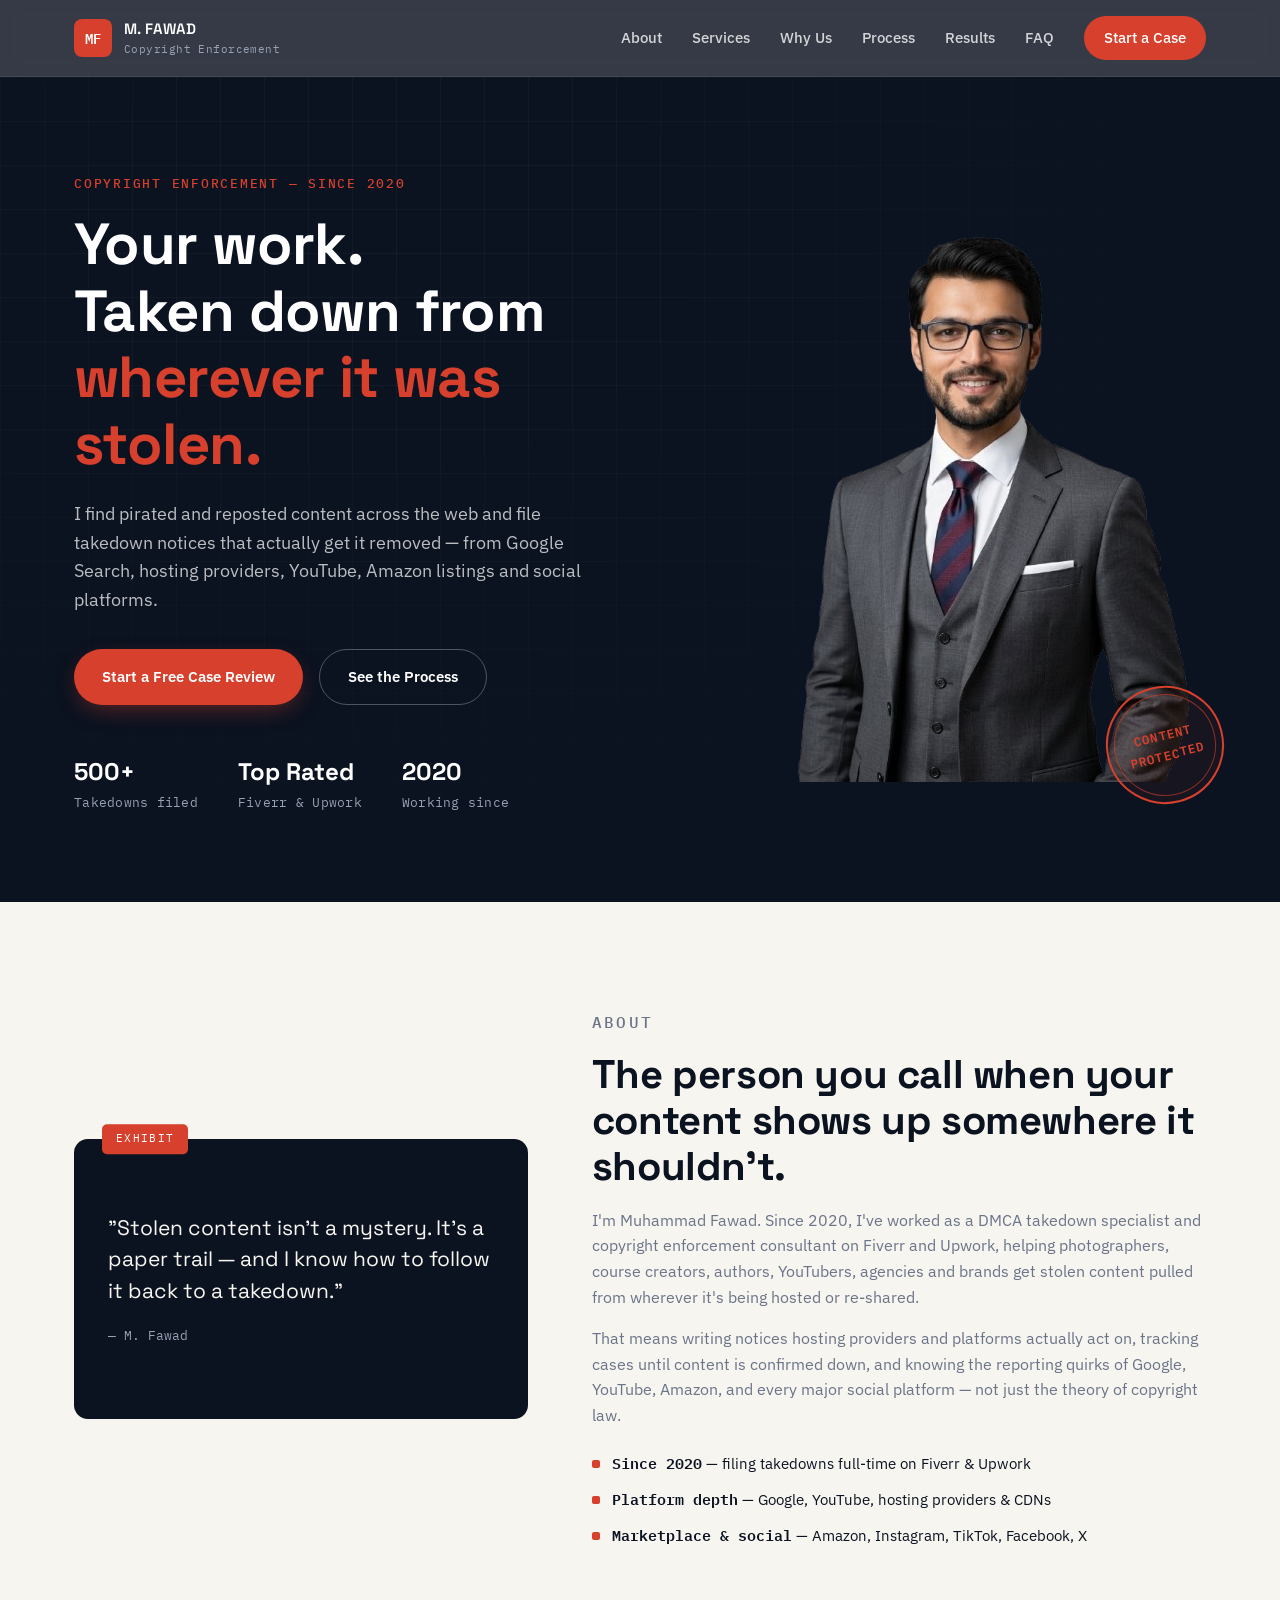
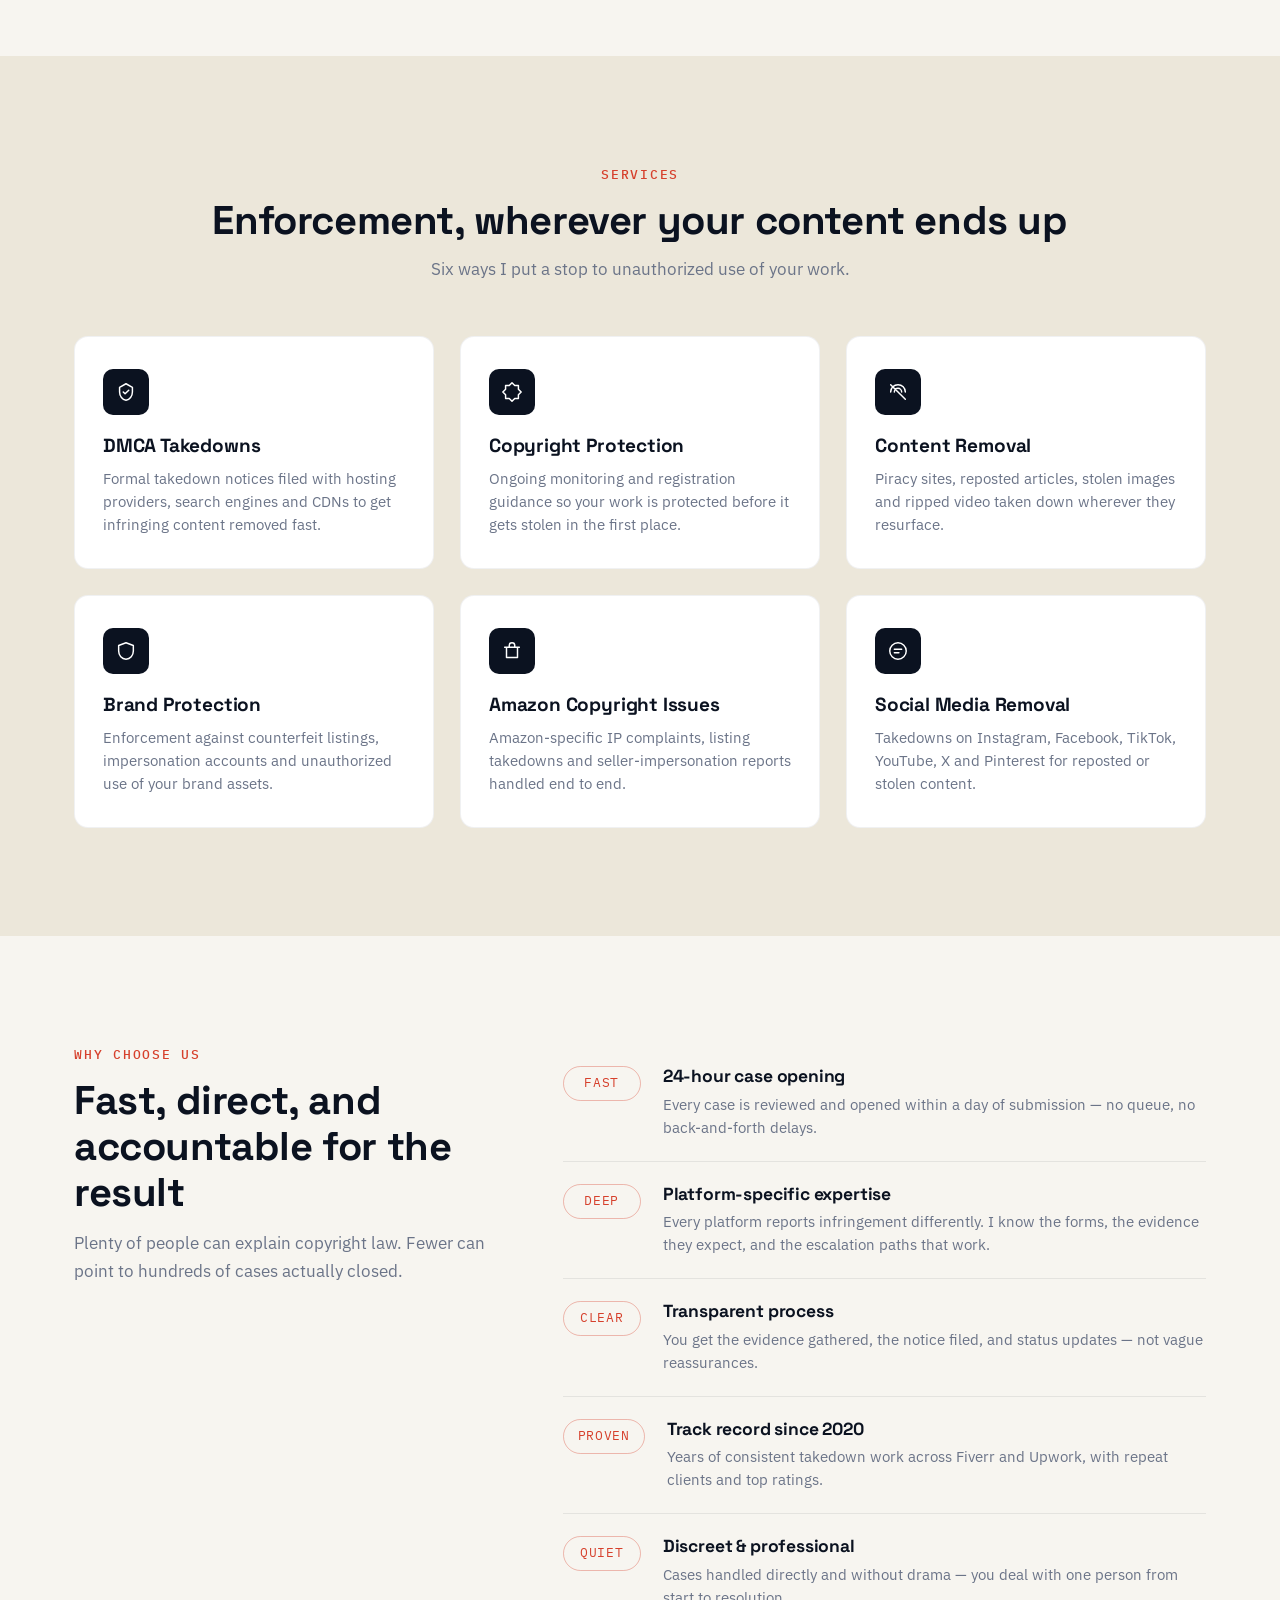
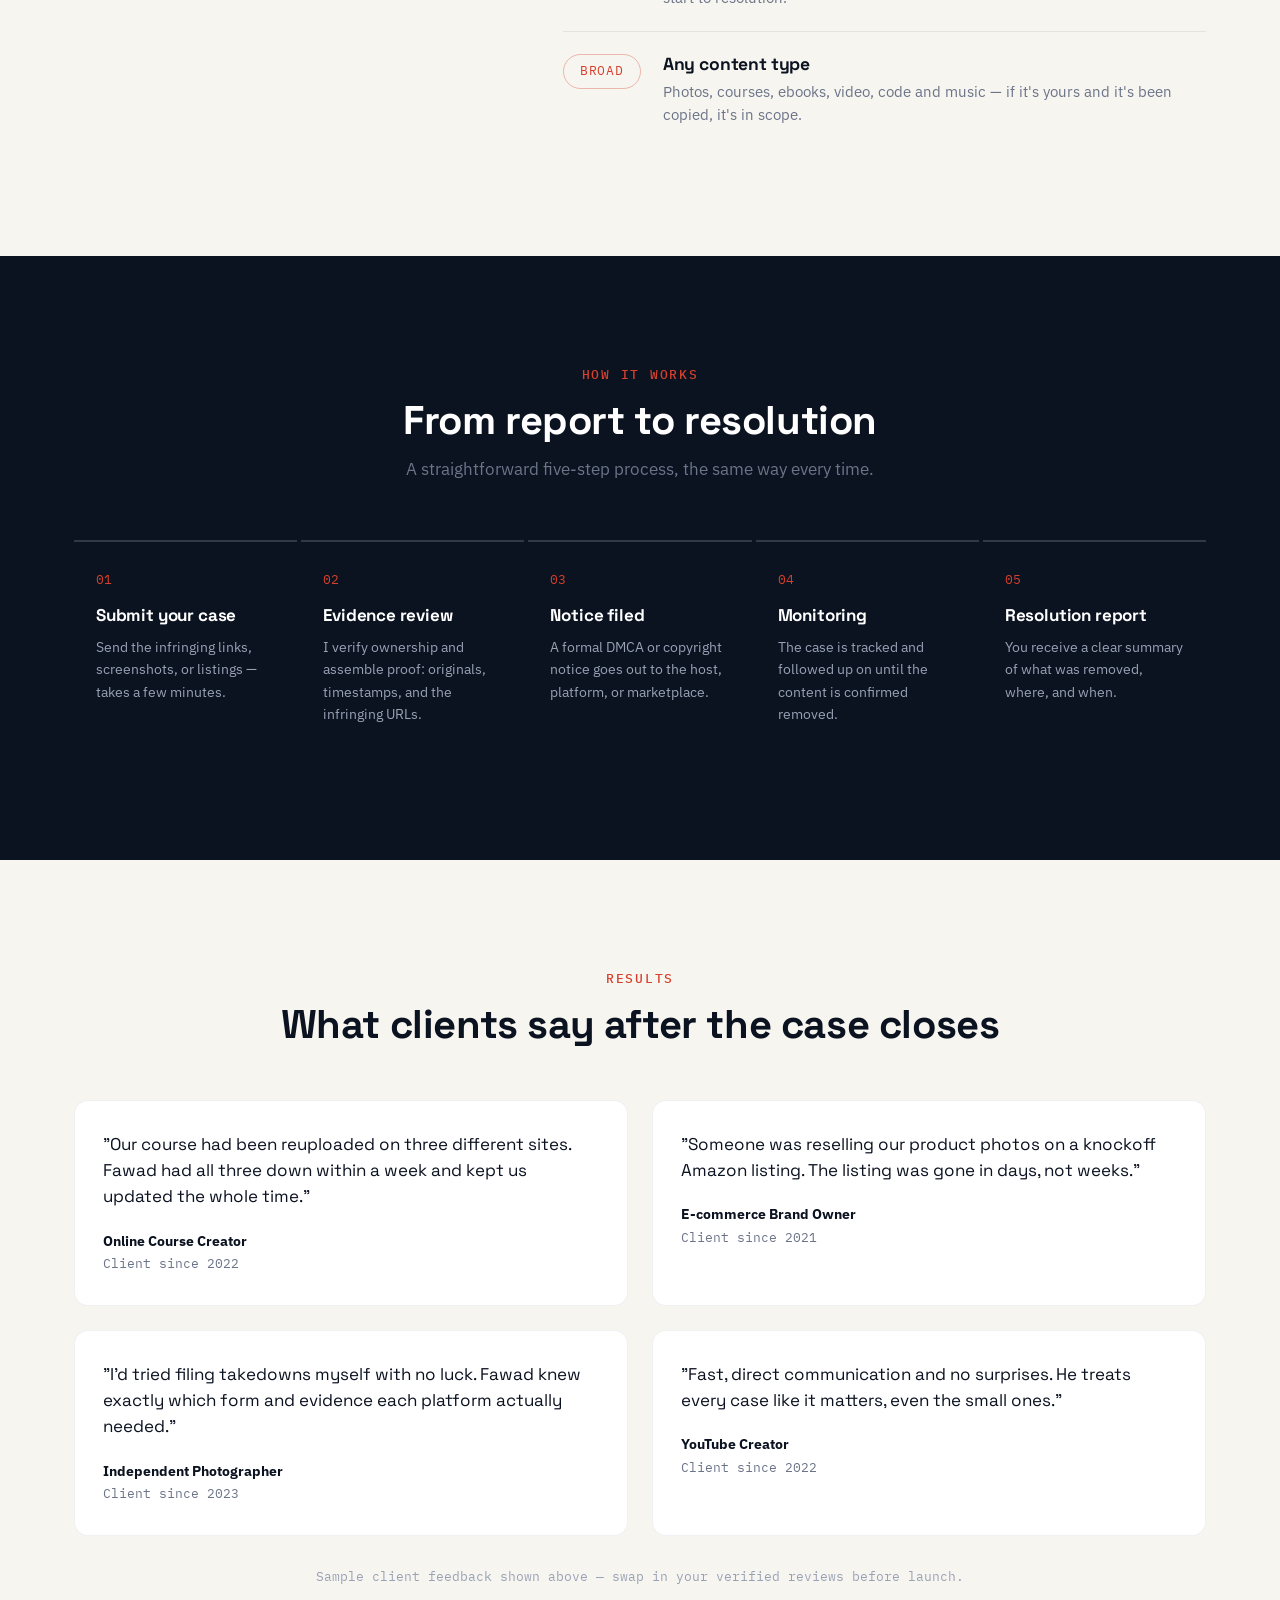
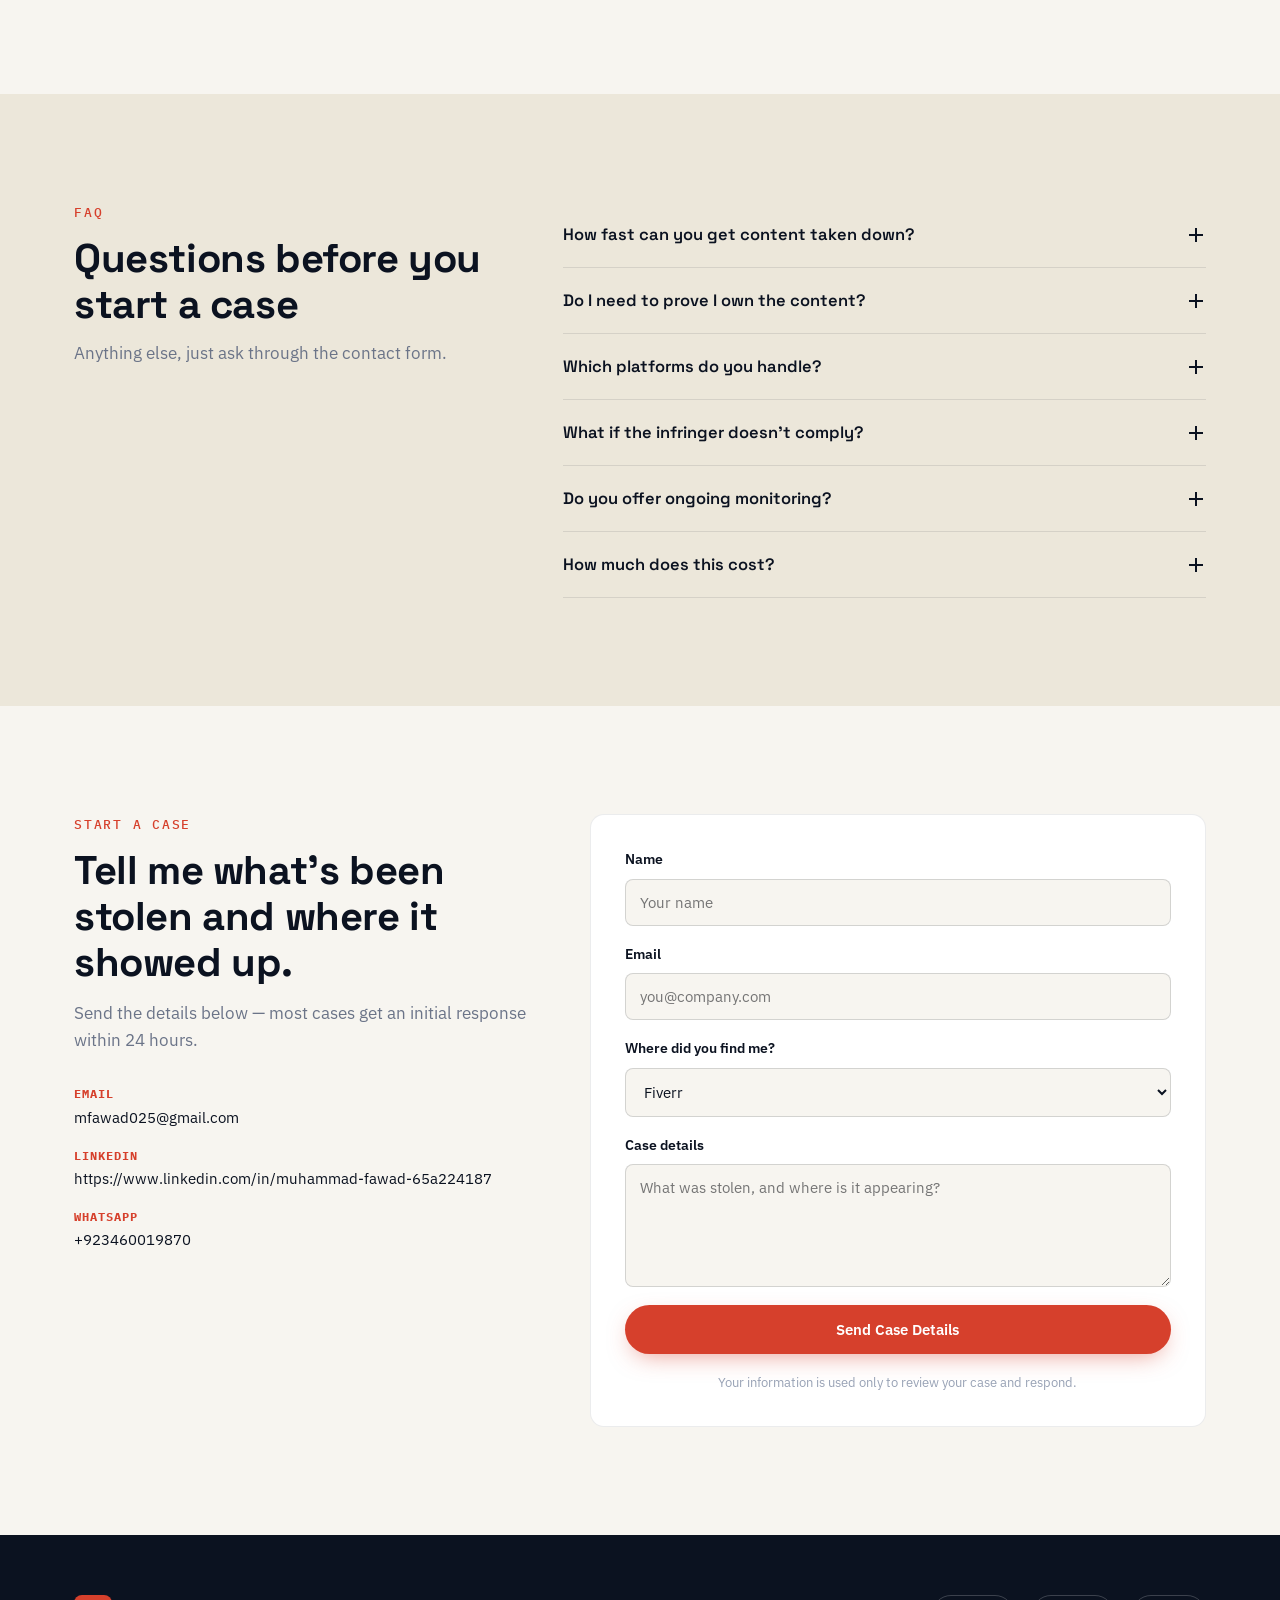
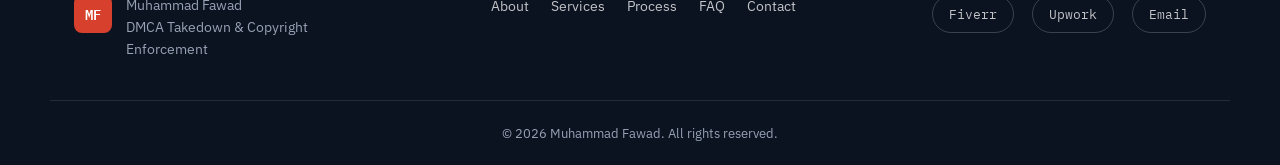
<file: index.html>
<!DOCTYPE html>
<html lang="en">
<head>
<meta charset="UTF-8">
<meta name="viewport" content="width=device-width, initial-scale=1.0">
<title>Muhammad Fawad — DMCA Takedown & Copyright Enforcement</title>
<meta name="description" content="DMCA takedown and copyright enforcement services since 2020. Content removal, brand protection, Amazon copyright issues and social media takedowns handled fast.">
<meta name="keywords" content="DMCA takedown, copyright enforcement, content removal, brand protection, Amazon copyright, social media takedown">
<meta name="author" content="Muhammad Fawad">

<meta property="og:title" content="Muhammad Fawad — DMCA Takedown & Copyright Enforcement">
<meta property="og:description" content="Stolen content, removed. DMCA takedowns and copyright enforcement since 2020.">
<meta property="og:type" content="website">

<link rel="preconnect" href="https://fonts.googleapis.com">
<link rel="preconnect" href="https://fonts.gstatic.com" crossorigin>
<link href="https://fonts.googleapis.com/css2?family=Space+Grotesk:wght@500;600;700&family=IBM+Plex+Sans:wght@400;500;600;700&family=IBM+Plex+Mono:wght@400;500&display=swap" rel="stylesheet">

<link rel="stylesheet" href="css/style.css">
</head>
<body>

<!-- ============ NAV ============ -->
<header class="site-header" id="header">
  <div class="container header-inner">
    <a href="#hero" class="logo">
      <span class="logo-mark">MF</span>
      <span class="logo-text">M. FAWAD<em>Copyright Enforcement</em></span>
    </a>

    <nav class="main-nav" id="main-nav">
      <a href="#about">About</a>
      <a href="#services">Services</a>
      <a href="#why">Why Us</a>
      <a href="#process">Process</a>
      <a href="#testimonials">Results</a>
      <a href="#faq">FAQ</a>
      <a href="#contact" class="nav-cta">Start a Case</a>
    </nav>

    <button class="nav-toggle" id="nav-toggle" aria-label="Toggle menu" aria-expanded="false">
      <span></span><span></span><span></span>
    </button>
  </div>
</header>

<!-- ============ HERO ============ -->
<section class="hero" id="hero">
  <div class="hero-grid"></div>
  <div class="container hero-inner">
    <div class="hero-copy">
      <p class="eyebrow">Copyright Enforcement — Since 2020</p>
      <h1>Your work.<br>Taken down from<br><span class="hero-highlight">wherever it was stolen.</span></h1>
      <p class="hero-sub">I find pirated and reposted content across the web and file takedown notices that actually get it removed — from Google Search, hosting providers, YouTube, Amazon listings and social platforms.</p>
      <div class="hero-actions">
        <a href="#contact" class="btn btn-primary">Start a Free Case Review</a>
        <a href="#process" class="btn btn-ghost">See the Process</a>
      </div>
      <dl class="hero-stats">
        <div><dt>500+</dt><dd>Takedowns filed</dd></div>
        <div><dt>Top Rated</dt><dd>Fiverr &amp; Upwork</dd></div>
        <div><dt>2020</dt><dd>Working since</dd></div>
      </dl>
    </div>

    <div class="hero-visual">
      <div class="hero-photo-frame">
        <img src="assets/img/founder-case-file.png" alt="Muhammad Fawad, DMCA takedown and copyright enforcement specialist" class="hero-photo">
        <div class="hero-photo-fade" aria-hidden="true"></div>
        <div class="stamp stamp-on-photo" aria-hidden="true">
          <span>Content<br>Protected</span>
        </div>
      </div>
    </div>
  </div>
</section>

<!-- ============ ABOUT ============ -->
<section class="about" id="about">
  <div class="container about-grid">
    <div class="about-media" aria-hidden="true">
      <div class="dossier">
        <span class="dossier-tab">EXHIBIT</span>
        <p class="dossier-line">"Stolen content isn't a mystery. It's a paper trail — and I know how to follow it back to a takedown."</p>
        <span class="dossier-sign">— M. Fawad</span>
      </div>
    </div>
    <div class="about-copy">
      <p class="eyebrow">About</p>
      <h2>The person you call when your content shows up somewhere it shouldn't.</h2>
      <p>I'm Muhammad Fawad. Since 2020, I've worked as a DMCA takedown specialist and copyright enforcement consultant on Fiverr and Upwork, helping photographers, course creators, authors, YouTubers, agencies and brands get stolen content pulled from wherever it's being hosted or re-shared.</p>
      <p>That means writing notices hosting providers and platforms actually act on, tracking cases until content is confirmed down, and knowing the reporting quirks of Google, YouTube, Amazon, and every major social platform — not just the theory of copyright law.</p>
      <ul class="about-facts">
        <li><strong>Since 2020</strong> — filing takedowns full-time on Fiverr &amp; Upwork</li>
        <li><strong>Platform depth</strong> — Google, YouTube, hosting providers &amp; CDNs</li>
        <li><strong>Marketplace &amp; social</strong> — Amazon, Instagram, TikTok, Facebook, X</li>
      </ul>
    </div>
  </div>
</section>

<!-- ============ SERVICES ============ -->
<section class="services" id="services">
  <div class="container">
    <p class="eyebrow center">Services</p>
    <h2 class="center">Enforcement, wherever your content ends up</h2>
    <p class="section-sub center">Six ways I put a stop to unauthorized use of your work.</p>

    <div class="service-grid">

      <article class="service-card">
        <div class="service-icon">
          <svg viewBox="0 0 24 24" fill="none"><path d="M9 12l2 2 4-4M12 3l7 4v5c0 4.5-3 8.5-7 9-4-.5-7-4.5-7-9V7l7-4z" stroke="currentColor" stroke-width="1.6" stroke-linecap="round" stroke-linejoin="round"/></svg>
        </div>
        <h3>DMCA Takedowns</h3>
        <p>Formal takedown notices filed with hosting providers, search engines and CDNs to get infringing content removed fast.</p>
        <span class="service-stamp">Removed</span>
      </article>

      <article class="service-card">
        <div class="service-icon">
          <svg viewBox="0 0 24 24" fill="none"><path d="M12 2l3 3h4v4l3 3-3 3v4h-4l-3 3-3-3H5v-4l-3-3 3-3V5h4l3-3z" stroke="currentColor" stroke-width="1.6" stroke-linejoin="round"/></svg>
        </div>
        <h3>Copyright Protection</h3>
        <p>Ongoing monitoring and registration guidance so your work is protected before it gets stolen in the first place.</p>
        <span class="service-stamp">Removed</span>
      </article>

      <article class="service-card">
        <div class="service-icon">
          <svg viewBox="0 0 24 24" fill="none"><path d="M4 4l16 16M4 12a8 8 0 0116 0M8 12a4 4 0 018 0" stroke="currentColor" stroke-width="1.6" stroke-linecap="round"/></svg>
        </div>
        <h3>Content Removal</h3>
        <p>Piracy sites, reposted articles, stolen images and ripped video taken down wherever they resurface.</p>
        <span class="service-stamp">Removed</span>
      </article>

      <article class="service-card">
        <div class="service-icon">
          <svg viewBox="0 0 24 24" fill="none"><path d="M12 3l8 3v6c0 4.97-3.4 8.94-8 9-4.6-.06-8-4.03-8-9V6l8-3z" stroke="currentColor" stroke-width="1.6" stroke-linejoin="round"/></svg>
        </div>
        <h3>Brand Protection</h3>
        <p>Enforcement against counterfeit listings, impersonation accounts and unauthorized use of your brand assets.</p>
        <span class="service-stamp">Removed</span>
      </article>

      <article class="service-card">
        <div class="service-icon">
          <svg viewBox="0 0 24 24" fill="none"><path d="M4 8h16M6 8v11h12V8M9 8V6a3 3 0 016 0v2" stroke="currentColor" stroke-width="1.6" stroke-linecap="round" stroke-linejoin="round"/></svg>
        </div>
        <h3>Amazon Copyright Issues</h3>
        <p>Amazon-specific IP complaints, listing takedowns and seller-impersonation reports handled end to end.</p>
        <span class="service-stamp">Removed</span>
      </article>

      <article class="service-card">
        <div class="service-icon">
          <svg viewBox="0 0 24 24" fill="none"><circle cx="12" cy="12" r="9" stroke="currentColor" stroke-width="1.6"/><path d="M8 10h8M8 14h5" stroke="currentColor" stroke-width="1.6" stroke-linecap="round"/></svg>
        </div>
        <h3>Social Media Removal</h3>
        <p>Takedowns on Instagram, Facebook, TikTok, YouTube, X and Pinterest for reposted or stolen content.</p>
        <span class="service-stamp">Removed</span>
      </article>

    </div>
  </div>
</section>

<!-- ============ WHY CHOOSE US ============ -->
<section class="why" id="why">
  <div class="container why-grid">
    <div class="why-copy">
      <p class="eyebrow">Why Choose Us</p>
      <h2>Fast, direct, and accountable for the result</h2>
      <p class="section-sub">Plenty of people can explain copyright law. Fewer can point to hundreds of cases actually closed.</p>
    </div>

    <div class="why-list">
      <div class="why-item">
        <span class="why-num">Fast</span>
        <div><h3>24-hour case opening</h3><p>Every case is reviewed and opened within a day of submission — no queue, no back-and-forth delays.</p></div>
      </div>
      <div class="why-item">
        <span class="why-num">Deep</span>
        <div><h3>Platform-specific expertise</h3><p>Every platform reports infringement differently. I know the forms, the evidence they expect, and the escalation paths that work.</p></div>
      </div>
      <div class="why-item">
        <span class="why-num">Clear</span>
        <div><h3>Transparent process</h3><p>You get the evidence gathered, the notice filed, and status updates — not vague reassurances.</p></div>
      </div>
      <div class="why-item">
        <span class="why-num">Proven</span>
        <div><h3>Track record since 2020</h3><p>Years of consistent takedown work across Fiverr and Upwork, with repeat clients and top ratings.</p></div>
      </div>
      <div class="why-item">
        <span class="why-num">Quiet</span>
        <div><h3>Discreet &amp; professional</h3><p>Cases handled directly and without drama — you deal with one person from start to resolution.</p></div>
      </div>
      <div class="why-item">
        <span class="why-num">Broad</span>
        <div><h3>Any content type</h3><p>Photos, courses, ebooks, video, code and music — if it's yours and it's been copied, it's in scope.</p></div>
      </div>
    </div>
  </div>
</section>

<!-- ============ PROCESS ============ -->
<section class="process" id="process">
  <div class="container">
    <p class="eyebrow center">How It Works</p>
    <h2 class="center">From report to resolution</h2>
    <p class="section-sub center">A straightforward five-step process, the same way every time.</p>

    <ol class="process-list">
      <li class="process-step">
        <span class="process-index">01</span>
        <h3>Submit your case</h3>
        <p>Send the infringing links, screenshots, or listings — takes a few minutes.</p>
      </li>
      <li class="process-step">
        <span class="process-index">02</span>
        <h3>Evidence review</h3>
        <p>I verify ownership and assemble proof: originals, timestamps, and the infringing URLs.</p>
      </li>
      <li class="process-step">
        <span class="process-index">03</span>
        <h3>Notice filed</h3>
        <p>A formal DMCA or copyright notice goes out to the host, platform, or marketplace.</p>
      </li>
      <li class="process-step">
        <span class="process-index">04</span>
        <h3>Monitoring</h3>
        <p>The case is tracked and followed up on until the content is confirmed removed.</p>
      </li>
      <li class="process-step">
        <span class="process-index">05</span>
        <h3>Resolution report</h3>
        <p>You receive a clear summary of what was removed, where, and when.</p>
      </li>
    </ol>
  </div>
</section>

<!-- ============ TESTIMONIALS ============ -->
<section class="testimonials" id="testimonials">
  <div class="container">
    <p class="eyebrow center">Results</p>
    <h2 class="center">What clients say after the case closes</h2>

    <div class="testimonial-grid">
      <blockquote class="testimonial-card">
        <p>"Our course had been reuploaded on three different sites. Fawad had all three down within a week and kept us updated the whole time."</p>
        <footer><strong>Online Course Creator</strong><span>Client since 2022</span></footer>
      </blockquote>
      <blockquote class="testimonial-card">
        <p>"Someone was reselling our product photos on a knockoff Amazon listing. The listing was gone in days, not weeks."</p>
        <footer><strong>E-commerce Brand Owner</strong><span>Client since 2021</span></footer>
      </blockquote>
      <blockquote class="testimonial-card">
        <p>"I'd tried filing takedowns myself with no luck. Fawad knew exactly which form and evidence each platform actually needed."</p>
        <footer><strong>Independent Photographer</strong><span>Client since 2023</span></footer>
      </blockquote>
      <blockquote class="testimonial-card">
        <p>"Fast, direct communication and no surprises. He treats every case like it matters, even the small ones."</p>
        <footer><strong>YouTube Creator</strong><span>Client since 2022</span></footer>
      </blockquote>
    </div>
    <p class="testimonial-note">Sample client feedback shown above — swap in your verified reviews before launch.</p>
  </div>
</section>

<!-- ============ FAQ ============ -->
<section class="faq" id="faq">
  <div class="container faq-grid">
    <div class="faq-intro">
      <p class="eyebrow">FAQ</p>
      <h2>Questions before you start a case</h2>
      <p class="section-sub">Anything else, just ask through the contact form.</p>
    </div>

    <div class="faq-list">
      <div class="faq-item">
        <button class="faq-question" aria-expanded="false">
          How fast can you get content taken down?
          <span class="faq-icon"></span>
        </button>
        <div class="faq-answer"><p>Most cases are opened within 24 hours of submission. Actual removal timing depends on the platform — some act within days, others take longer, and I follow up until it's resolved.</p></div>
      </div>
      <div class="faq-item">
        <button class="faq-question" aria-expanded="false">
          Do I need to prove I own the content?
          <span class="faq-icon"></span>
        </button>
        <div class="faq-answer"><p>Yes — a DMCA notice requires a good-faith ownership claim. I'll tell you exactly what proof works best for your situation, whether that's original files, timestamps, or publication records.</p></div>
      </div>
      <div class="faq-item">
        <button class="faq-question" aria-expanded="false">
          Which platforms do you handle?
          <span class="faq-icon"></span>
        </button>
        <div class="faq-answer"><p>Google Search, YouTube, hosting providers and CDNs, Amazon, and the major social platforms including Instagram, Facebook, TikTok, X and Pinterest.</p></div>
      </div>
      <div class="faq-item">
        <button class="faq-question" aria-expanded="false">
          What if the infringer doesn't comply?
          <span class="faq-icon"></span>
        </button>
        <div class="faq-answer"><p>Most cases are resolved directly with the host or platform, not the infringer. If a notice is ignored, I escalate through re-filing, counter-platform reports, or an additional notice to the domain registrar or CDN.</p></div>
      </div>
      <div class="faq-item">
        <button class="faq-question" aria-expanded="false">
          Do you offer ongoing monitoring?
          <span class="faq-icon"></span>
        </button>
        <div class="faq-answer"><p>Yes. For clients who publish regularly, I can monitor for new instances of stolen content and file takedowns as they appear, rather than one case at a time.</p></div>
      </div>
      <div class="faq-item">
        <button class="faq-question" aria-expanded="false">
          How much does this cost?
          <span class="faq-icon"></span>
        </button>
        <div class="faq-answer"><p>Pricing depends on case volume and whether it's a one-off takedown or ongoing monitoring. Send the details through the contact form and you'll get a clear quote.</p></div>
      </div>
    </div>
  </div>
</section>

<!-- ============ CONTACT ============ -->
<section class="contact" id="contact">
  <div class="container contact-grid">
    <div class="contact-copy">
      <p class="eyebrow">Start a Case</p>
      <h2>Tell me what's been stolen and where it showed up.</h2>
      <p class="section-sub">Send the details below — most cases get an initial response within 24 hours.</p>

      <ul class="contact-info">
        <li><strong>Email</strong><span>mfawad025@gmail.com</span></li>
        <li><strong>Linkedin</strong><span><a href="https://www.linkedin.com/in/muhammad-fawad-65a224187" target="_blank" rel="noopener">https://www.linkedin.com/in/muhammad-fawad-65a224187</a></span></li>
        <li><strong>WhatsApp</strong><span>+923460019870</span></li>
      </ul>
    </div>

    <form class="contact-form" id="contact-form" action="https://formsubmit.co/mfawad025@gmail.com" method="POST">
      <input type="hidden" name="_subject" value="New DMCA case inquiry">
      <input type="hidden" name="_captcha" value="false">
      <input type="hidden" name="_template" value="table">

      <label>
        Name
        <input type="text" name="name" required placeholder="Your name">
      </label>
      <label>
        Email
        <input type="email" name="email" required placeholder="you@company.com">
      </label>
      <label>
        Where did you find me?
        <select name="platform">
          <option>Fiverr</option>
          <option>Upwork</option>
          <option>Website / Search</option>
          <option>Referral</option>
          <option>Other</option>
        </select>
      </label>
      <label>
        Case details
        <textarea name="message" rows="5" required placeholder="What was stolen, and where is it appearing?"></textarea>
      </label>
      <button type="submit" class="btn btn-primary btn-block">Send Case Details</button>
      <p class="form-note">Your information is used only to review your case and respond.</p>
    </form>
  </div>
</section>

<!-- ============ FOOTER ============ -->
<footer class="site-footer">
  <div class="container footer-inner">
    <div class="footer-brand">
      <span class="logo-mark">MF</span>
      <p>Muhammad Fawad<br>DMCA Takedown &amp; Copyright Enforcement</p>
    </div>

    <nav class="footer-links">
      <a href="#about">About</a>
      <a href="#services">Services</a>
      <a href="#process">Process</a>
      <a href="#faq">FAQ</a>
      <a href="#contact">Contact</a>
    </nav>

    <div class="footer-social">
      <a href="https://www.fiverr.com/s/99KwqGY" aria-label="Fiverr" target="_blank" rel="noopener">Fiverr</a>
      <a href="https://www.upwork.com/freelancers/muhammadfawad11" aria-label="Upwork" target="_blank" rel="noopener">Upwork</a>
      <a href="mailto:mfawad025@gmail.com" aria-label="Email">Email</a>
    </div>
  </div>
  <div class="container footer-bottom">
    <p>&copy; <span id="year"></span> Muhammad Fawad. All rights reserved.</p>
  </div>
</footer>

<script src="js/script.js"></script>
</body>
</html>
</file>
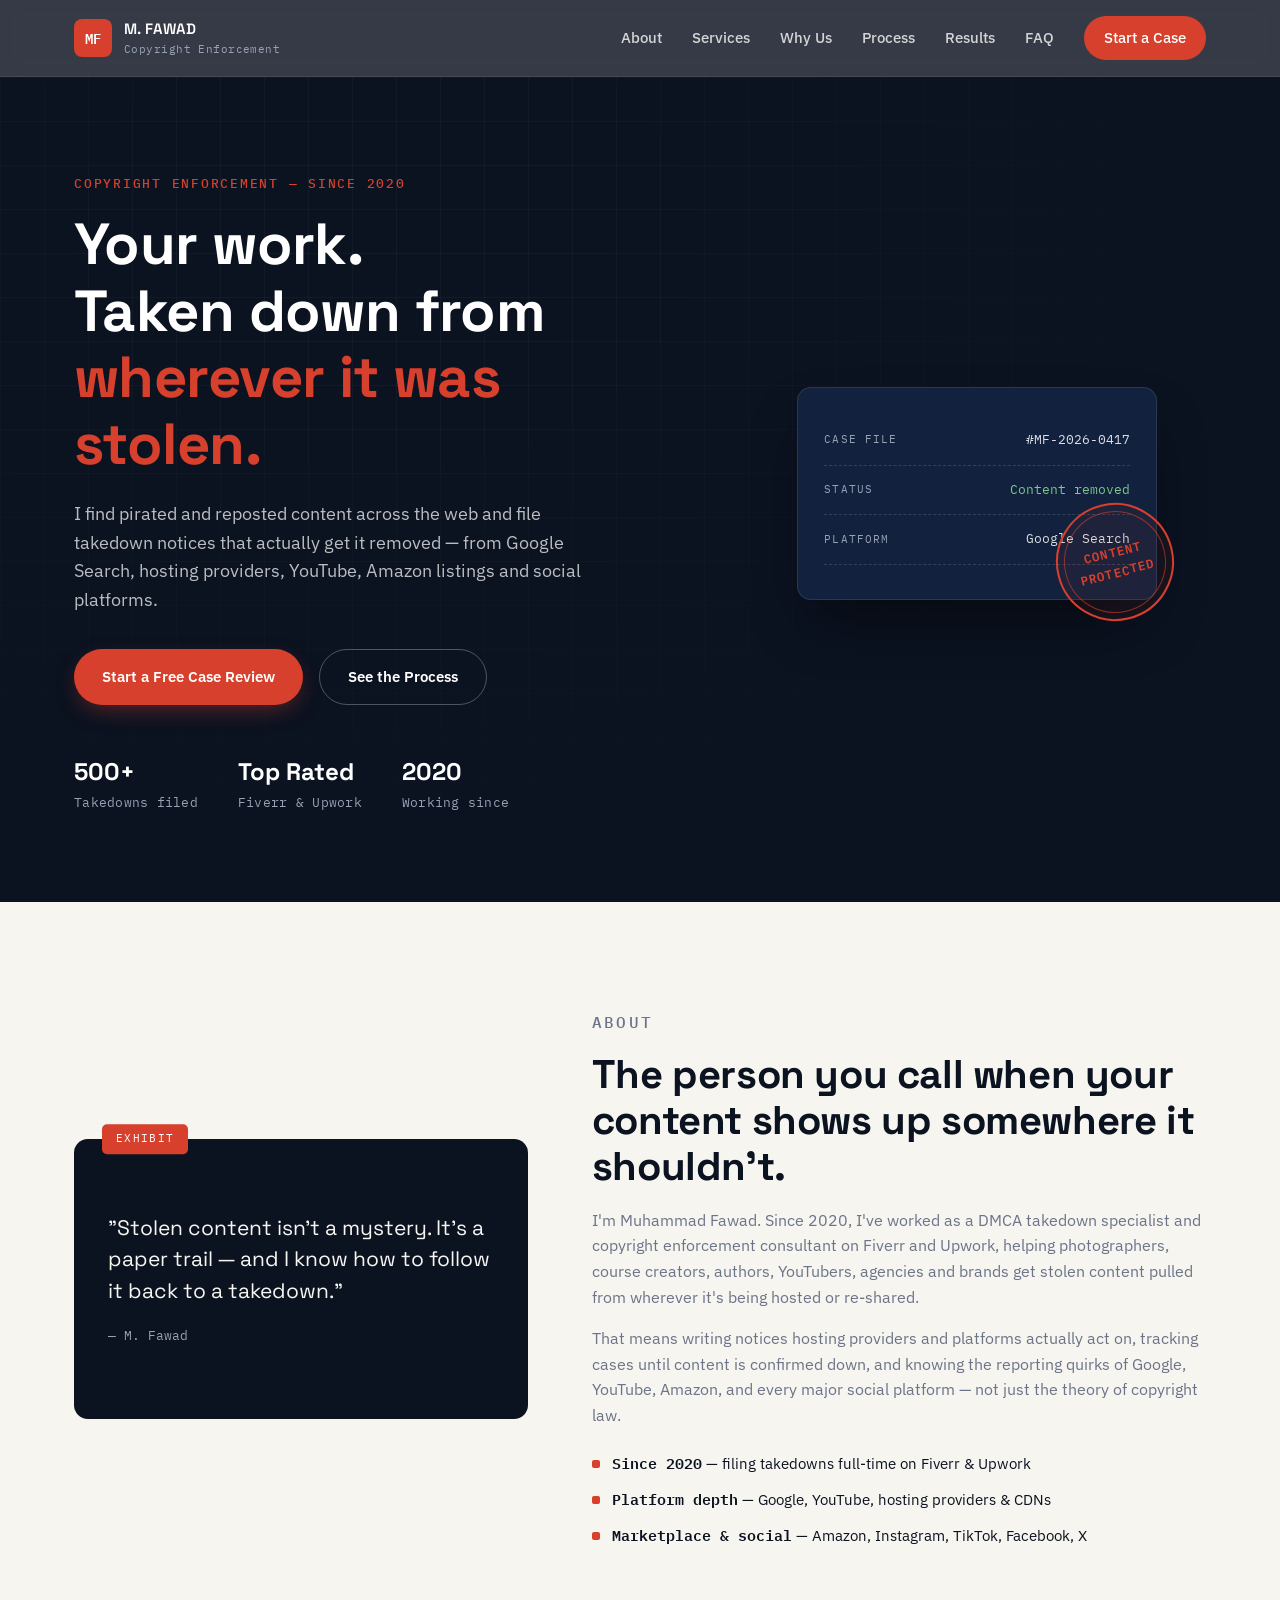
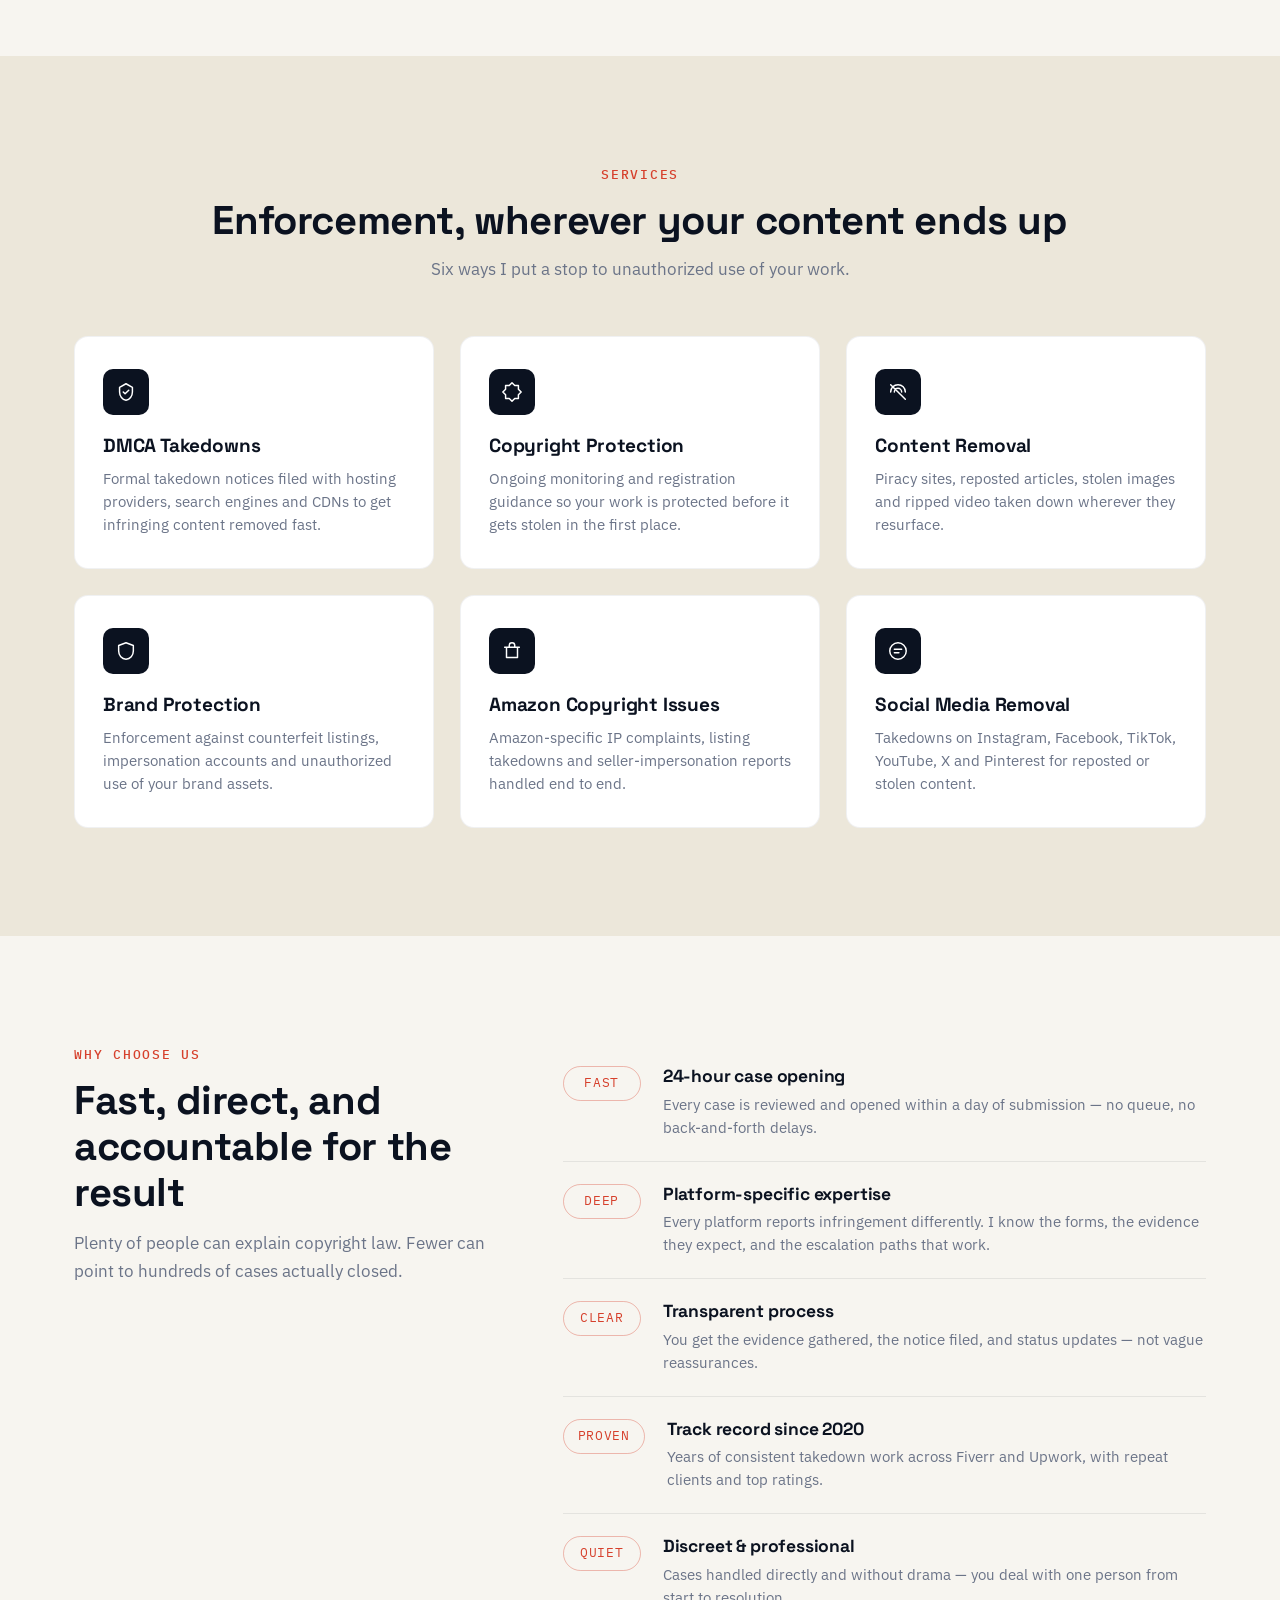
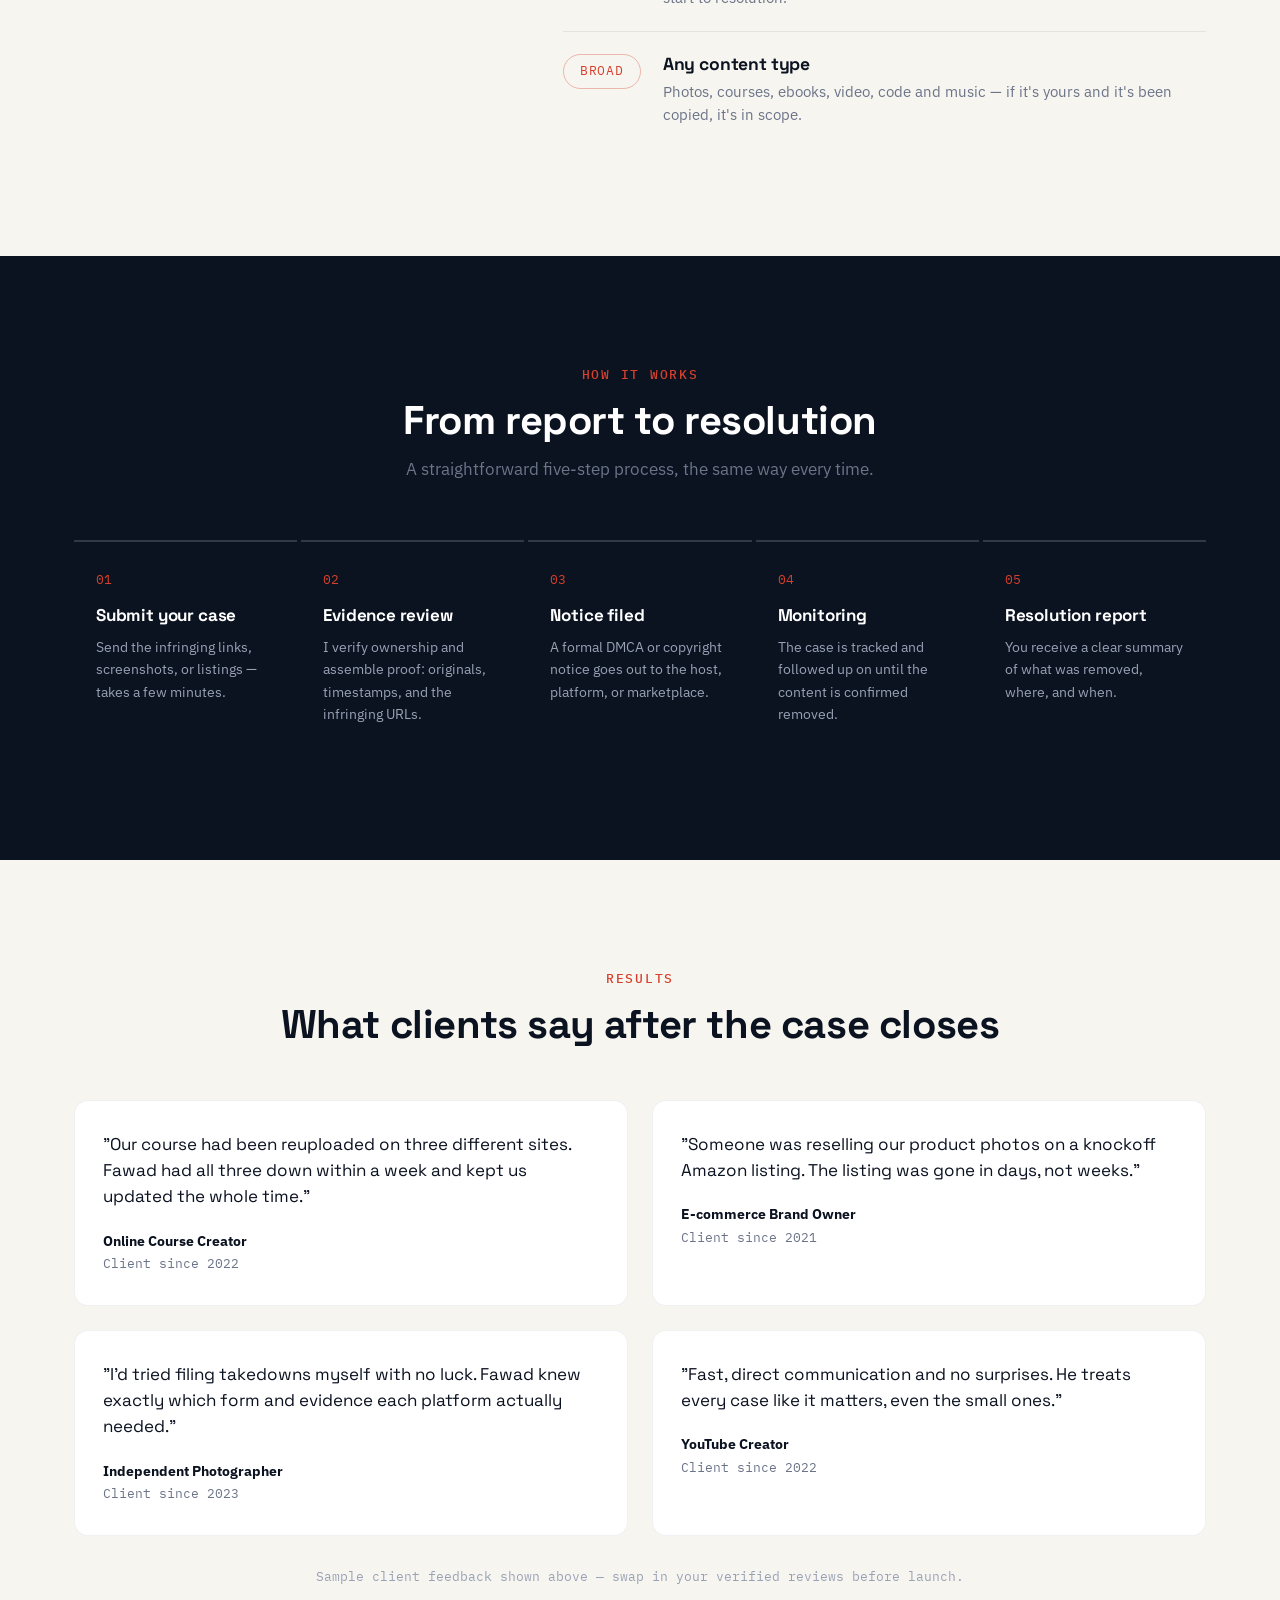
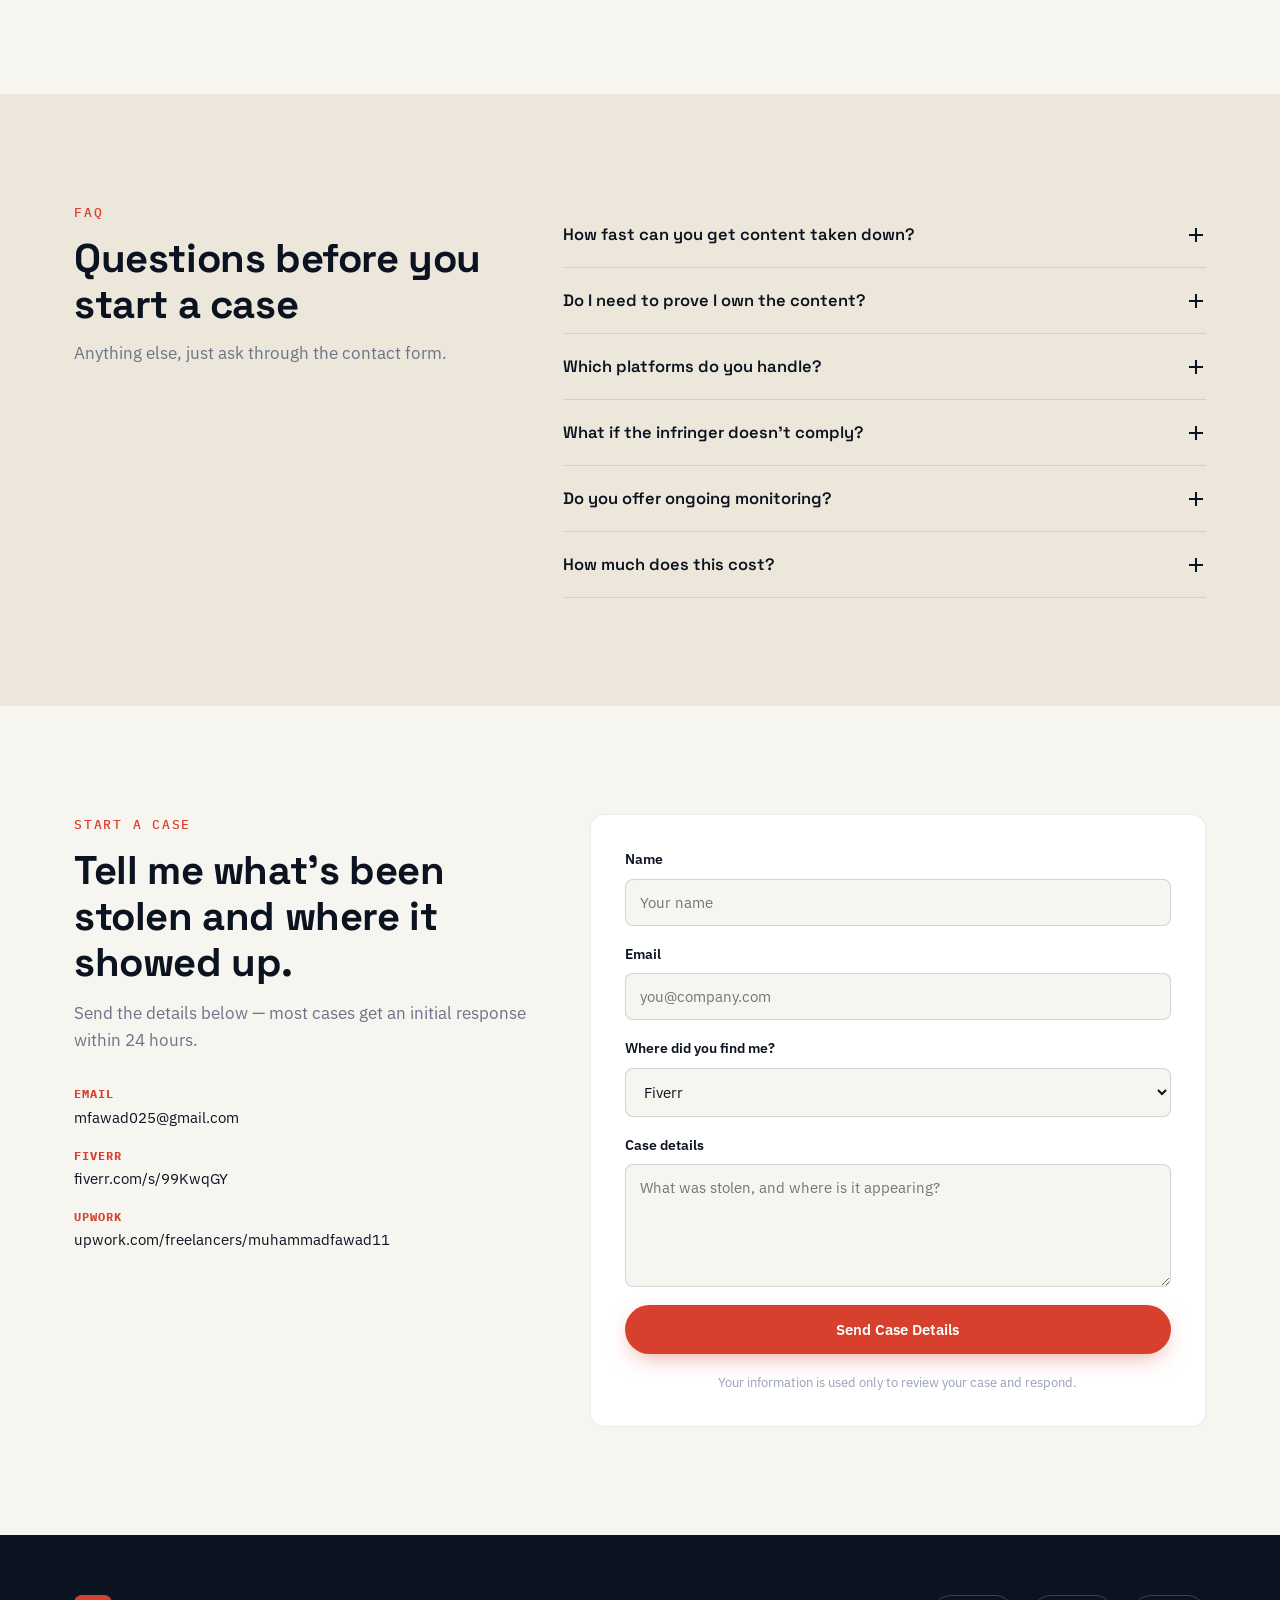
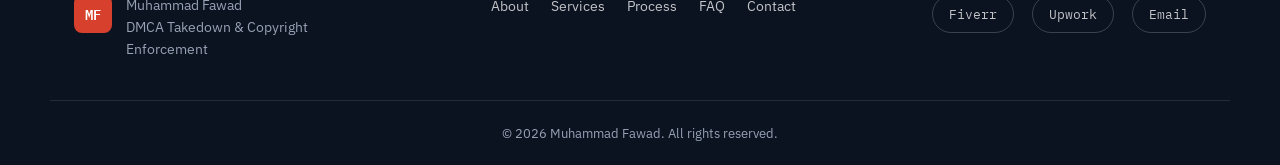
<file: index-1.html>
<!DOCTYPE html>
<html lang="en">
<head>
<meta charset="UTF-8">
<meta name="viewport" content="width=device-width, initial-scale=1.0">
<title>Muhammad Fawad — DMCA Takedown & Copyright Enforcement</title>
<meta name="description" content="DMCA takedown and copyright enforcement services since 2020. Content removal, brand protection, Amazon copyright issues and social media takedowns handled fast.">
<meta name="keywords" content="DMCA takedown, copyright enforcement, content removal, brand protection, Amazon copyright, social media takedown">
<meta name="author" content="Muhammad Fawad">

<meta property="og:title" content="Muhammad Fawad — DMCA Takedown & Copyright Enforcement">
<meta property="og:description" content="Stolen content, removed. DMCA takedowns and copyright enforcement since 2020.">
<meta property="og:type" content="website">

<link rel="preconnect" href="https://fonts.googleapis.com">
<link rel="preconnect" href="https://fonts.gstatic.com" crossorigin>
<link href="https://fonts.googleapis.com/css2?family=Space+Grotesk:wght@500;600;700&family=IBM+Plex+Sans:wght@400;500;600;700&family=IBM+Plex+Mono:wght@400;500&display=swap" rel="stylesheet">

<link rel="stylesheet" href="css/style.css">
</head>
<body>

<!-- ============ NAV ============ -->
<header class="site-header" id="header">
  <div class="container header-inner">
    <a href="#hero" class="logo">
      <span class="logo-mark">MF</span>
      <span class="logo-text">M. FAWAD<em>Copyright Enforcement</em></span>
    </a>

    <nav class="main-nav" id="main-nav">
      <a href="#about">About</a>
      <a href="#services">Services</a>
      <a href="#why">Why Us</a>
      <a href="#process">Process</a>
      <a href="#testimonials">Results</a>
      <a href="#faq">FAQ</a>
      <a href="#contact" class="nav-cta">Start a Case</a>
    </nav>

    <button class="nav-toggle" id="nav-toggle" aria-label="Toggle menu" aria-expanded="false">
      <span></span><span></span><span></span>
    </button>
  </div>
</header>

<!-- ============ HERO ============ -->
<section class="hero" id="hero">
  <div class="hero-grid"></div>
  <div class="container hero-inner">
    <div class="hero-copy">
      <p class="eyebrow">Copyright Enforcement — Since 2020</p>
      <h1>Your work.<br>Taken down from<br><span class="hero-highlight">wherever it was stolen.</span></h1>
      <p class="hero-sub">I find pirated and reposted content across the web and file takedown notices that actually get it removed — from Google Search, hosting providers, YouTube, Amazon listings and social platforms.</p>
      <div class="hero-actions">
        <a href="#contact" class="btn btn-primary">Start a Free Case Review</a>
        <a href="#process" class="btn btn-ghost">See the Process</a>
      </div>
      <dl class="hero-stats">
        <div><dt>500+</dt><dd>Takedowns filed</dd></div>
        <div><dt>Top Rated</dt><dd>Fiverr &amp; Upwork</dd></div>
        <div><dt>2020</dt><dd>Working since</dd></div>
      </dl>
    </div>

    <div class="hero-visual" aria-hidden="true">
      <div class="case-card">
        <div class="case-card-row">
          <span class="case-label">CASE FILE</span>
          <span class="case-mono">#MF-2026-0417</span>
        </div>
        <div class="case-card-row">
          <span class="case-label">STATUS</span>
          <span class="case-status">Content removed</span>
        </div>
        <div class="case-card-row">
          <span class="case-label">PLATFORM</span>
          <span class="case-mono">Google Search</span>
        </div>
        <div class="stamp">
          <span>Content<br>Protected</span>
        </div>
      </div>
    </div>
  </div>
</section>

<!-- ============ ABOUT ============ -->
<section class="about" id="about">
  <div class="container about-grid">
    <div class="about-media" aria-hidden="true">
      <div class="dossier">
        <span class="dossier-tab">EXHIBIT</span>
        <p class="dossier-line">"Stolen content isn't a mystery. It's a paper trail — and I know how to follow it back to a takedown."</p>
        <span class="dossier-sign">— M. Fawad</span>
      </div>
    </div>
    <div class="about-copy">
      <p class="eyebrow">About</p>
      <h2>The person you call when your content shows up somewhere it shouldn't.</h2>
      <p>I'm Muhammad Fawad. Since 2020, I've worked as a DMCA takedown specialist and copyright enforcement consultant on Fiverr and Upwork, helping photographers, course creators, authors, YouTubers, agencies and brands get stolen content pulled from wherever it's being hosted or re-shared.</p>
      <p>That means writing notices hosting providers and platforms actually act on, tracking cases until content is confirmed down, and knowing the reporting quirks of Google, YouTube, Amazon, and every major social platform — not just the theory of copyright law.</p>
      <ul class="about-facts">
        <li><strong>Since 2020</strong> — filing takedowns full-time on Fiverr &amp; Upwork</li>
        <li><strong>Platform depth</strong> — Google, YouTube, hosting providers &amp; CDNs</li>
        <li><strong>Marketplace &amp; social</strong> — Amazon, Instagram, TikTok, Facebook, X</li>
      </ul>
    </div>
  </div>
</section>

<!-- ============ SERVICES ============ -->
<section class="services" id="services">
  <div class="container">
    <p class="eyebrow center">Services</p>
    <h2 class="center">Enforcement, wherever your content ends up</h2>
    <p class="section-sub center">Six ways I put a stop to unauthorized use of your work.</p>

    <div class="service-grid">

      <article class="service-card">
        <div class="service-icon">
          <svg viewBox="0 0 24 24" fill="none"><path d="M9 12l2 2 4-4M12 3l7 4v5c0 4.5-3 8.5-7 9-4-.5-7-4.5-7-9V7l7-4z" stroke="currentColor" stroke-width="1.6" stroke-linecap="round" stroke-linejoin="round"/></svg>
        </div>
        <h3>DMCA Takedowns</h3>
        <p>Formal takedown notices filed with hosting providers, search engines and CDNs to get infringing content removed fast.</p>
        <span class="service-stamp">Removed</span>
      </article>

      <article class="service-card">
        <div class="service-icon">
          <svg viewBox="0 0 24 24" fill="none"><path d="M12 2l3 3h4v4l3 3-3 3v4h-4l-3 3-3-3H5v-4l-3-3 3-3V5h4l3-3z" stroke="currentColor" stroke-width="1.6" stroke-linejoin="round"/></svg>
        </div>
        <h3>Copyright Protection</h3>
        <p>Ongoing monitoring and registration guidance so your work is protected before it gets stolen in the first place.</p>
        <span class="service-stamp">Removed</span>
      </article>

      <article class="service-card">
        <div class="service-icon">
          <svg viewBox="0 0 24 24" fill="none"><path d="M4 4l16 16M4 12a8 8 0 0116 0M8 12a4 4 0 018 0" stroke="currentColor" stroke-width="1.6" stroke-linecap="round"/></svg>
        </div>
        <h3>Content Removal</h3>
        <p>Piracy sites, reposted articles, stolen images and ripped video taken down wherever they resurface.</p>
        <span class="service-stamp">Removed</span>
      </article>

      <article class="service-card">
        <div class="service-icon">
          <svg viewBox="0 0 24 24" fill="none"><path d="M12 3l8 3v6c0 4.97-3.4 8.94-8 9-4.6-.06-8-4.03-8-9V6l8-3z" stroke="currentColor" stroke-width="1.6" stroke-linejoin="round"/></svg>
        </div>
        <h3>Brand Protection</h3>
        <p>Enforcement against counterfeit listings, impersonation accounts and unauthorized use of your brand assets.</p>
        <span class="service-stamp">Removed</span>
      </article>

      <article class="service-card">
        <div class="service-icon">
          <svg viewBox="0 0 24 24" fill="none"><path d="M4 8h16M6 8v11h12V8M9 8V6a3 3 0 016 0v2" stroke="currentColor" stroke-width="1.6" stroke-linecap="round" stroke-linejoin="round"/></svg>
        </div>
        <h3>Amazon Copyright Issues</h3>
        <p>Amazon-specific IP complaints, listing takedowns and seller-impersonation reports handled end to end.</p>
        <span class="service-stamp">Removed</span>
      </article>

      <article class="service-card">
        <div class="service-icon">
          <svg viewBox="0 0 24 24" fill="none"><circle cx="12" cy="12" r="9" stroke="currentColor" stroke-width="1.6"/><path d="M8 10h8M8 14h5" stroke="currentColor" stroke-width="1.6" stroke-linecap="round"/></svg>
        </div>
        <h3>Social Media Removal</h3>
        <p>Takedowns on Instagram, Facebook, TikTok, YouTube, X and Pinterest for reposted or stolen content.</p>
        <span class="service-stamp">Removed</span>
      </article>

    </div>
  </div>
</section>

<!-- ============ WHY CHOOSE US ============ -->
<section class="why" id="why">
  <div class="container why-grid">
    <div class="why-copy">
      <p class="eyebrow">Why Choose Us</p>
      <h2>Fast, direct, and accountable for the result</h2>
      <p class="section-sub">Plenty of people can explain copyright law. Fewer can point to hundreds of cases actually closed.</p>
    </div>

    <div class="why-list">
      <div class="why-item">
        <span class="why-num">Fast</span>
        <div><h3>24-hour case opening</h3><p>Every case is reviewed and opened within a day of submission — no queue, no back-and-forth delays.</p></div>
      </div>
      <div class="why-item">
        <span class="why-num">Deep</span>
        <div><h3>Platform-specific expertise</h3><p>Every platform reports infringement differently. I know the forms, the evidence they expect, and the escalation paths that work.</p></div>
      </div>
      <div class="why-item">
        <span class="why-num">Clear</span>
        <div><h3>Transparent process</h3><p>You get the evidence gathered, the notice filed, and status updates — not vague reassurances.</p></div>
      </div>
      <div class="why-item">
        <span class="why-num">Proven</span>
        <div><h3>Track record since 2020</h3><p>Years of consistent takedown work across Fiverr and Upwork, with repeat clients and top ratings.</p></div>
      </div>
      <div class="why-item">
        <span class="why-num">Quiet</span>
        <div><h3>Discreet &amp; professional</h3><p>Cases handled directly and without drama — you deal with one person from start to resolution.</p></div>
      </div>
      <div class="why-item">
        <span class="why-num">Broad</span>
        <div><h3>Any content type</h3><p>Photos, courses, ebooks, video, code and music — if it's yours and it's been copied, it's in scope.</p></div>
      </div>
    </div>
  </div>
</section>

<!-- ============ PROCESS ============ -->
<section class="process" id="process">
  <div class="container">
    <p class="eyebrow center">How It Works</p>
    <h2 class="center">From report to resolution</h2>
    <p class="section-sub center">A straightforward five-step process, the same way every time.</p>

    <ol class="process-list">
      <li class="process-step">
        <span class="process-index">01</span>
        <h3>Submit your case</h3>
        <p>Send the infringing links, screenshots, or listings — takes a few minutes.</p>
      </li>
      <li class="process-step">
        <span class="process-index">02</span>
        <h3>Evidence review</h3>
        <p>I verify ownership and assemble proof: originals, timestamps, and the infringing URLs.</p>
      </li>
      <li class="process-step">
        <span class="process-index">03</span>
        <h3>Notice filed</h3>
        <p>A formal DMCA or copyright notice goes out to the host, platform, or marketplace.</p>
      </li>
      <li class="process-step">
        <span class="process-index">04</span>
        <h3>Monitoring</h3>
        <p>The case is tracked and followed up on until the content is confirmed removed.</p>
      </li>
      <li class="process-step">
        <span class="process-index">05</span>
        <h3>Resolution report</h3>
        <p>You receive a clear summary of what was removed, where, and when.</p>
      </li>
    </ol>
  </div>
</section>

<!-- ============ TESTIMONIALS ============ -->
<section class="testimonials" id="testimonials">
  <div class="container">
    <p class="eyebrow center">Results</p>
    <h2 class="center">What clients say after the case closes</h2>

    <div class="testimonial-grid">
      <blockquote class="testimonial-card">
        <p>"Our course had been reuploaded on three different sites. Fawad had all three down within a week and kept us updated the whole time."</p>
        <footer><strong>Online Course Creator</strong><span>Client since 2022</span></footer>
      </blockquote>
      <blockquote class="testimonial-card">
        <p>"Someone was reselling our product photos on a knockoff Amazon listing. The listing was gone in days, not weeks."</p>
        <footer><strong>E-commerce Brand Owner</strong><span>Client since 2021</span></footer>
      </blockquote>
      <blockquote class="testimonial-card">
        <p>"I'd tried filing takedowns myself with no luck. Fawad knew exactly which form and evidence each platform actually needed."</p>
        <footer><strong>Independent Photographer</strong><span>Client since 2023</span></footer>
      </blockquote>
      <blockquote class="testimonial-card">
        <p>"Fast, direct communication and no surprises. He treats every case like it matters, even the small ones."</p>
        <footer><strong>YouTube Creator</strong><span>Client since 2022</span></footer>
      </blockquote>
    </div>
    <p class="testimonial-note">Sample client feedback shown above — swap in your verified reviews before launch.</p>
  </div>
</section>

<!-- ============ FAQ ============ -->
<section class="faq" id="faq">
  <div class="container faq-grid">
    <div class="faq-intro">
      <p class="eyebrow">FAQ</p>
      <h2>Questions before you start a case</h2>
      <p class="section-sub">Anything else, just ask through the contact form.</p>
    </div>

    <div class="faq-list">
      <div class="faq-item">
        <button class="faq-question" aria-expanded="false">
          How fast can you get content taken down?
          <span class="faq-icon"></span>
        </button>
        <div class="faq-answer"><p>Most cases are opened within 24 hours of submission. Actual removal timing depends on the platform — some act within days, others take longer, and I follow up until it's resolved.</p></div>
      </div>
      <div class="faq-item">
        <button class="faq-question" aria-expanded="false">
          Do I need to prove I own the content?
          <span class="faq-icon"></span>
        </button>
        <div class="faq-answer"><p>Yes — a DMCA notice requires a good-faith ownership claim. I'll tell you exactly what proof works best for your situation, whether that's original files, timestamps, or publication records.</p></div>
      </div>
      <div class="faq-item">
        <button class="faq-question" aria-expanded="false">
          Which platforms do you handle?
          <span class="faq-icon"></span>
        </button>
        <div class="faq-answer"><p>Google Search, YouTube, hosting providers and CDNs, Amazon, and the major social platforms including Instagram, Facebook, TikTok, X and Pinterest.</p></div>
      </div>
      <div class="faq-item">
        <button class="faq-question" aria-expanded="false">
          What if the infringer doesn't comply?
          <span class="faq-icon"></span>
        </button>
        <div class="faq-answer"><p>Most cases are resolved directly with the host or platform, not the infringer. If a notice is ignored, I escalate through re-filing, counter-platform reports, or an additional notice to the domain registrar or CDN.</p></div>
      </div>
      <div class="faq-item">
        <button class="faq-question" aria-expanded="false">
          Do you offer ongoing monitoring?
          <span class="faq-icon"></span>
        </button>
        <div class="faq-answer"><p>Yes. For clients who publish regularly, I can monitor for new instances of stolen content and file takedowns as they appear, rather than one case at a time.</p></div>
      </div>
      <div class="faq-item">
        <button class="faq-question" aria-expanded="false">
          How much does this cost?
          <span class="faq-icon"></span>
        </button>
        <div class="faq-answer"><p>Pricing depends on case volume and whether it's a one-off takedown or ongoing monitoring. Send the details through the contact form and you'll get a clear quote.</p></div>
      </div>
    </div>
  </div>
</section>

<!-- ============ CONTACT ============ -->
<section class="contact" id="contact">
  <div class="container contact-grid">
    <div class="contact-copy">
      <p class="eyebrow">Start a Case</p>
      <h2>Tell me what's been stolen and where it showed up.</h2>
      <p class="section-sub">Send the details below — most cases get an initial response within 24 hours.</p>

      <ul class="contact-info">
        <li><strong>Email</strong><span>mfawad025@gmail.com</span></li>
        <li><strong>Fiverr</strong><span><a href="https://www.fiverr.com/s/99KwqGY" target="_blank" rel="noopener">fiverr.com/s/99KwqGY</a></span></li>
        <li><strong>Upwork</strong><span><a href="https://www.upwork.com/freelancers/muhammadfawad11" target="_blank" rel="noopener">upwork.com/freelancers/muhammadfawad11</a></span></li>
      </ul>
    </div>

    <form class="contact-form" id="contact-form" action="https://formsubmit.co/mfawad025@gmail.com" method="POST">
      <input type="hidden" name="_subject" value="New DMCA case inquiry">
      <input type="hidden" name="_captcha" value="false">
      <input type="hidden" name="_template" value="table">

      <label>
        Name
        <input type="text" name="name" required placeholder="Your name">
      </label>
      <label>
        Email
        <input type="email" name="email" required placeholder="you@company.com">
      </label>
      <label>
        Where did you find me?
        <select name="platform">
          <option>Fiverr</option>
          <option>Upwork</option>
          <option>Website / Search</option>
          <option>Referral</option>
          <option>Other</option>
        </select>
      </label>
      <label>
        Case details
        <textarea name="message" rows="5" required placeholder="What was stolen, and where is it appearing?"></textarea>
      </label>
      <button type="submit" class="btn btn-primary btn-block">Send Case Details</button>
      <p class="form-note">Your information is used only to review your case and respond.</p>
    </form>
  </div>
</section>

<!-- ============ FOOTER ============ -->
<footer class="site-footer">
  <div class="container footer-inner">
    <div class="footer-brand">
      <span class="logo-mark">MF</span>
      <p>Muhammad Fawad<br>DMCA Takedown &amp; Copyright Enforcement</p>
    </div>

    <nav class="footer-links">
      <a href="#about">About</a>
      <a href="#services">Services</a>
      <a href="#process">Process</a>
      <a href="#faq">FAQ</a>
      <a href="#contact">Contact</a>
    </nav>

    <div class="footer-social">
      <a href="https://www.fiverr.com/s/99KwqGY" aria-label="Fiverr" target="_blank" rel="noopener">Fiverr</a>
      <a href="https://www.upwork.com/freelancers/muhammadfawad11" aria-label="Upwork" target="_blank" rel="noopener">Upwork</a>
      <a href="mailto:mfawad025@gmail.com" aria-label="Email">Email</a>
    </div>
  </div>
  <div class="container footer-bottom">
    <p>&copy; <span id="year"></span> Muhammad Fawad. All rights reserved.</p>
  </div>
</footer>

<script src="js/script.js"></script>
</body>
</html>
</file>
<file: css/style.css>
/* ==========================================================================
   TOKENS
   ========================================================================== */
:root{
  --ink: #0B1220;
  --ink-soft: #101C33;
  --panel: #12213D;
  --paper: #F7F5F0;
  --paper-dim: #ECE7DA;
  --red: #D6402C;
  --red-dark: #A9301F;
  --steel: #4C7EB0;
  --slate: #6B7488;
  --slate-light: #98A2B5;
  --white: #FFFFFF;

  --font-display: 'Space Grotesk', sans-serif;
  --font-body: 'IBM Plex Sans', sans-serif;
  --font-mono: 'IBM Plex Mono', monospace;

  --radius: 14px;
  --radius-sm: 8px;
  --container: 1180px;
  --ease: cubic-bezier(.2,.7,.2,1);
}

/* ==========================================================================
   RESET
   ========================================================================== */
*, *::before, *::after{ box-sizing: border-box; }
html{ scroll-behavior: smooth; }
body{
  margin:0;
  font-family: var(--font-body);
  background: var(--paper);
  color: var(--ink);
  -webkit-font-smoothing: antialiased;
  line-height: 1.6;
}
img{ max-width:100%; display:block; }
a{ color:inherit; text-decoration:none; }
ul, ol{ margin:0; padding:0; list-style:none; }
button{ font-family:inherit; cursor:pointer; border:none; background:none; }
h1,h2,h3,h4{ font-family: var(--font-display); margin:0; line-height:1.15; letter-spacing:-0.01em; }
p{ margin:0; }
.container{ max-width: var(--container); margin:0 auto; padding:0 24px; }

@media (prefers-reduced-motion: reduce){
  html{ scroll-behavior:auto; }
  *, *::before, *::after{ animation-duration:0.001ms !important; animation-iteration-count:1 !important; transition-duration:0.001ms !important; }
}

/* ==========================================================================
   SHARED TYPE / UTILITY
   ========================================================================== */
.eyebrow{
  font-family: var(--font-mono);
  font-size: 12.5px;
  letter-spacing: 0.14em;
  text-transform: uppercase;
  color: var(--red);
  margin: 0 0 14px;
  font-weight: 500;
}
.eyebrow.center{ text-align:center; }
h2{ font-size: clamp(28px, 3.4vw, 40px); }
.center{ text-align:center; }
.section-sub{
  color: var(--slate);
  font-size: 17px;
  max-width: 560px;
  margin-top: 12px;
}
.center + .section-sub{ margin-left:auto; margin-right:auto; }

section{ padding: 108px 0; }
@media (max-width: 640px){ section{ padding: 72px 0; } }

.btn{
  display:inline-flex;
  align-items:center;
  justify-content:center;
  padding: 15px 28px;
  border-radius: 999px;
  font-weight: 600;
  font-size: 15px;
  transition: transform .25s var(--ease), box-shadow .25s var(--ease), background .25s var(--ease);
}
.btn-primary{
  background: var(--red);
  color: var(--white);
  box-shadow: 0 8px 24px -8px rgba(214,64,44,.55);
}
.btn-primary:hover{ transform: translateY(-2px); box-shadow: 0 12px 28px -8px rgba(214,64,44,.65); background: var(--red-dark); }
.btn-ghost{
  background: transparent;
  color: var(--white);
  border: 1px solid rgba(255,255,255,.28);
}
.btn-ghost:hover{ border-color: rgba(255,255,255,.6); transform: translateY(-2px); }
.btn-block{ width:100%; }

/* ==========================================================================
   HEADER / NAV
   ========================================================================== */
.site-header{
  position: sticky;
  top:0;
  z-index: 100;
  background: rgba(11,18,32,.82);
  backdrop-filter: blur(10px);
  border-bottom: 1px solid rgba(255,255,255,.08);
}
.header-inner{
  display:flex;
  align-items:center;
  justify-content:space-between;
  height: 76px;
}
.logo{ display:flex; align-items:center; gap:12px; }
.logo-mark{
  width:38px; height:38px;
  display:flex; align-items:center; justify-content:center;
  background: var(--red);
  color:var(--white);
  font-family: var(--font-mono);
  font-weight:600;
  border-radius: 8px;
  font-size:14px;
  flex-shrink:0;
}
.logo-text{
  display:flex; flex-direction:column;
  color: var(--white);
  font-family: var(--font-display);
  font-weight:600;
  font-size:15px;
  letter-spacing: .01em;
}
.logo-text em{
  font-style:normal;
  font-family: var(--font-mono);
  font-size:11px;
  color: var(--slate-light);
  font-weight:400;
  letter-spacing:.04em;
}
.main-nav{ display:flex; align-items:center; gap:30px; }
.main-nav a{
  color: rgba(255,255,255,.78);
  font-size: 14.5px;
  font-weight:500;
  transition: color .2s var(--ease);
}
.main-nav a:hover{ color: var(--white); }
.main-nav a.nav-cta{
  background: var(--red);
  color: var(--white);
  padding: 10px 20px;
  border-radius: 999px;
}
.main-nav a.nav-cta:hover{ background: var(--red-dark); }

.nav-toggle{ display:none; flex-direction:column; gap:5px; width:28px; }
.nav-toggle span{ height:2px; background:var(--white); border-radius:2px; transition: all .25s var(--ease); }

@media (max-width: 900px){
  .main-nav{
    position:absolute; top:76px; left:0; right:0;
    background: var(--ink);
    flex-direction:column;
    align-items:stretch;
    padding: 10px 24px 26px;
    gap: 4px;
    display:none;
    border-bottom: 1px solid rgba(255,255,255,.08);
  }
  .main-nav.open{ display:flex; }
  .main-nav a{ padding: 12px 0; border-bottom: 1px solid rgba(255,255,255,.06); }
  .main-nav a.nav-cta{ text-align:center; margin-top:10px; }
  .nav-toggle{ display:flex; }
}

/* ==========================================================================
   HERO
   ========================================================================== */
.hero{
  position:relative;
  background: var(--ink);
  color: var(--white);
  overflow:hidden;
  padding: 96px 0 88px;
}
.hero-grid{
  position:absolute; inset:0;
  background-image:
    linear-gradient(rgba(255,255,255,.04) 1px, transparent 1px),
    linear-gradient(90deg, rgba(255,255,255,.04) 1px, transparent 1px);
  background-size: 44px 44px;
  mask-image: radial-gradient(ellipse at 30% 20%, black 0%, transparent 70%);
  pointer-events:none;
}
.hero-inner{
  position:relative;
  display:grid;
  grid-template-columns: 1.15fr 0.85fr;
  gap: 56px;
  align-items:center;
}
.hero-copy h1{
  font-size: clamp(36px, 5.2vw, 58px);
  color: var(--white);
  margin: 18px 0 22px;
}
.hero-highlight{ color: var(--red); }
.hero-sub{
  color: rgba(255,255,255,.72);
  font-size: 18px;
  max-width: 520px;
  margin-bottom: 34px;
}
.hero-actions{ display:flex; gap:16px; flex-wrap:wrap; margin-bottom: 48px; }
.hero-stats{ display:flex; gap: 40px; margin:0; }
.hero-stats dt{
  font-family: var(--font-display);
  font-size: 24px;
  font-weight:700;
  color: var(--white);
}
.hero-stats dd{
  margin:2px 0 0;
  font-size: 13px;
  color: var(--slate-light);
  font-family: var(--font-mono);
  letter-spacing: .02em;
}

.hero-visual{ position:relative; display:flex; justify-content:center; }
.case-card{
  position:relative;
  width: 100%;
  max-width: 360px;
  background: var(--panel);
  border: 1px solid rgba(255,255,255,.1);
  border-radius: var(--radius);
  padding: 28px 26px 34px;
  box-shadow: 0 30px 60px -20px rgba(0,0,0,.6);
  animation: floatCard 6s ease-in-out infinite;
}
@keyframes floatCard{
  0%, 100%{ transform: translateY(0); }
  50%{ transform: translateY(-10px); }
}
.case-card-row{
  display:flex; justify-content:space-between; align-items:center;
  padding: 14px 0;
  border-bottom: 1px dashed rgba(255,255,255,.14);
}
.case-card-row:last-of-type{ border-bottom:none; }
.case-label{
  font-family: var(--font-mono);
  font-size: 11px;
  letter-spacing: .1em;
  color: var(--slate-light);
}
.case-mono{ font-family: var(--font-mono); font-size: 13px; color: rgba(255,255,255,.85); }
.case-status{
  font-family: var(--font-mono);
  font-size: 13px;
  color: #7CC98A;
}
.stamp{
  position:absolute;
  bottom: -22px; right: -18px;
  width: 118px; height:118px;
  border-radius:50%;
  border: 2.5px solid var(--red);
  display:flex; align-items:center; justify-content:center;
  text-align:center;
  transform: rotate(-14deg);
  color: var(--red);
  font-family: var(--font-mono);
  font-size: 12.5px;
  font-weight:600;
  letter-spacing: .04em;
  text-transform:uppercase;
  background: rgba(214,64,44,.06);
  animation: stampIn .5s var(--ease) .4s backwards;
}
.stamp::before{
  content:"";
  position:absolute; inset:6px;
  border: 1px solid var(--red);
  border-radius:50%;
  opacity:.6;
}
@keyframes stampIn{
  0%{ transform: rotate(-14deg) scale(1.6); opacity:0; }
  100%{ transform: rotate(-14deg) scale(1); opacity:1; }
}

@media (max-width: 900px){
  .hero-inner{ grid-template-columns: 1fr; }
  .hero-visual{ order:-1; margin-bottom:8px; }
  .case-card{ max-width: 320px; }
}
@media (max-width: 520px){
  .hero-stats{ gap:24px; flex-wrap:wrap; }
}

/* ==========================================================================
   ABOUT
   ========================================================================== */
.about-grid{
  display:grid;
  grid-template-columns: 0.85fr 1.15fr;
  gap: 64px;
  align-items:center;
}
.dossier{
  position:relative;
  background: var(--ink);
  color: var(--white);
  border-radius: var(--radius);
  padding: 40px 34px;
  min-height: 280px;
  display:flex;
  flex-direction:column;
  justify-content:center;
  gap: 20px;
}
.dossier-tab{
  position:absolute;
  top:0; left:28px;
  transform: translateY(-50%);
  background: var(--red);
  color: var(--white);
  font-family: var(--font-mono);
  font-size: 11px;
  letter-spacing: .12em;
  padding: 6px 14px;
  border-radius: 5px;
}
.dossier-line{
  font-family: var(--font-display);
  font-size: 21px;
  line-height:1.5;
  color: var(--paper);
}
.dossier-sign{
  font-family: var(--font-mono);
  font-size: 13px;
  color: var(--slate-light);
}
.about-copy h2{ margin-bottom: 18px; }
.about-copy p{ color: var(--slate); font-size: 16px; margin-bottom:16px; }
.about-facts{ margin-top: 24px; display:flex; flex-direction:column; gap:12px; }
.about-facts li{
  font-size: 15px;
  color: var(--ink);
  padding-left: 20px;
  position:relative;
}
.about-facts li::before{
  content:"";
  position:absolute; left:0; top:8px;
  width:8px; height:8px;
  background: var(--red);
  border-radius:2px;
}
.about-facts strong{ font-family: var(--font-mono); font-weight:600; }

@media (max-width: 860px){
  .about-grid{ grid-template-columns:1fr; }
  .dossier{ order:2; }
}

/* ==========================================================================
   SERVICES
   ========================================================================== */
.services{ background: var(--paper-dim); }
.service-grid{
  margin-top: 52px;
  display:grid;
  grid-template-columns: repeat(3, 1fr);
  gap: 26px;
}
.service-card{
  position:relative;
  background: var(--white);
  border-radius: var(--radius);
  padding: 32px 28px;
  border: 1px solid rgba(11,18,32,.06);
  overflow:hidden;
  transition: transform .3s var(--ease), box-shadow .3s var(--ease);
}
.service-card:hover{
  transform: translateY(-6px);
  box-shadow: 0 24px 48px -24px rgba(11,18,32,.25);
}
.service-icon{
  width: 46px; height:46px;
  border-radius: 10px;
  background: var(--ink);
  color: var(--white);
  display:flex; align-items:center; justify-content:center;
  margin-bottom: 20px;
}
.service-icon svg{ width:22px; height:22px; }
.service-card h3{ font-size: 19px; margin-bottom:10px; }
.service-card p{ color: var(--slate); font-size: 14.5px; }
.service-stamp{
  position:absolute;
  top: 26px; right: -34px;
  width: 130px;
  text-align:center;
  transform: rotate(35deg);
  background: var(--red);
  color: var(--white);
  font-family: var(--font-mono);
  font-size: 10.5px;
  letter-spacing:.1em;
  text-transform:uppercase;
  padding: 4px 0;
  opacity:0;
  transition: opacity .3s var(--ease), top .3s var(--ease);
}
.service-card:hover .service-stamp{ opacity: 1; top: 22px; }

@media (max-width: 900px){ .service-grid{ grid-template-columns: repeat(2,1fr); } }
@media (max-width: 600px){ .service-grid{ grid-template-columns: 1fr; } }

/* ==========================================================================
   WHY CHOOSE US
   ========================================================================== */
.why-grid{
  display:grid;
  grid-template-columns: 0.8fr 1.2fr;
  gap: 60px;
}
.why-copy h2{ margin-bottom:14px; }
.why-list{ display:flex; flex-direction:column; }
.why-item{
  display:flex;
  gap: 22px;
  align-items:flex-start;
  padding: 22px 0;
  border-bottom: 1px solid rgba(11,18,32,.08);
}
.why-item:last-child{ border-bottom:none; }
.why-num{
  font-family: var(--font-mono);
  font-size: 13px;
  color: var(--red);
  border: 1px solid rgba(214,64,44,.35);
  border-radius: 999px;
  padding: 6px 14px;
  flex-shrink:0;
  text-transform:uppercase;
  letter-spacing:.05em;
  min-width: 78px;
  text-align:center;
}
.why-item h3{ font-size: 17.5px; margin-bottom:6px; }
.why-item p{ color: var(--slate); font-size: 14.5px; }

@media (max-width: 860px){
  .why-grid{ grid-template-columns:1fr; }
  .why-item{ flex-direction:column; gap:10px; }
}

/* ==========================================================================
   PROCESS
   ========================================================================== */
.process{ background: var(--ink); color: var(--white); }
.process h2, .process .eyebrow{ color: var(--white); }
.process .eyebrow{ color: var(--red); }
.process-list{
  margin-top: 56px;
  display:grid;
  grid-template-columns: repeat(5, 1fr);
  gap: 4px;
  counter-reset: step;
}
.process-step{
  position:relative;
  padding: 28px 22px 26px;
  border-top: 2px solid rgba(255,255,255,.16);
}
.process-step:hover{ border-top-color: var(--red); }
.process-index{
  display:block;
  font-family: var(--font-mono);
  font-size: 13px;
  color: var(--red);
  margin-bottom: 16px;
}
.process-step h3{ font-size: 17px; margin-bottom:10px; color:var(--white); }
.process-step p{ color: var(--slate-light); font-size: 14px; }

@media (max-width: 980px){
  .process-list{ grid-template-columns: repeat(2, 1fr); }
}
@media (max-width: 560px){
  .process-list{ grid-template-columns: 1fr; }
}

/* ==========================================================================
   TESTIMONIALS
   ========================================================================== */
.testimonial-grid{
  margin-top: 52px;
  display:grid;
  grid-template-columns: repeat(2, 1fr);
  gap: 24px;
}
.testimonial-card{
  margin:0;
  background: var(--white);
  border-radius: var(--radius);
  padding: 30px 28px;
  border: 1px solid rgba(11,18,32,.06);
}
.testimonial-card p{
  font-family: var(--font-display);
  font-size: 17px;
  line-height:1.55;
  color: var(--ink);
  margin-bottom: 20px;
}
.testimonial-card footer{ display:flex; flex-direction:column; gap:2px; }
.testimonial-card strong{ font-size:14px; }
.testimonial-card span{ font-size:13px; color:var(--slate); font-family: var(--font-mono); }
.testimonial-note{
  text-align:center;
  color: var(--slate-light);
  font-size: 12.5px;
  font-family: var(--font-mono);
  margin-top: 30px;
}

@media (max-width: 700px){ .testimonial-grid{ grid-template-columns:1fr; } }

/* ==========================================================================
   FAQ
   ========================================================================== */
.faq{ background: var(--paper-dim); }
.faq-grid{
  display:grid;
  grid-template-columns: 0.8fr 1.2fr;
  gap: 60px;
}
.faq-item{
  border-bottom: 1px solid rgba(11,18,32,.1);
}
.faq-question{
  width:100%;
  display:flex;
  align-items:center;
  justify-content:space-between;
  gap: 16px;
  padding: 22px 0;
  text-align:left;
  font-family: var(--font-display);
  font-size: 16.5px;
  font-weight:600;
  color: var(--ink);
}
.faq-icon{
  flex-shrink:0;
  width:20px; height:20px;
  position:relative;
}
.faq-icon::before, .faq-icon::after{
  content:"";
  position:absolute;
  background: var(--ink);
  transition: transform .3s var(--ease);
}
.faq-icon::before{ width:14px; height:2px; top:9px; left:3px; }
.faq-icon::after{ width:2px; height:14px; top:3px; left:9px; }
.faq-question[aria-expanded="true"] .faq-icon::after{ transform: rotate(90deg); opacity:0; }
.faq-answer{
  max-height:0;
  overflow:hidden;
  transition: max-height .35s var(--ease), padding .35s var(--ease);
}
.faq-answer p{ color: var(--slate); font-size:15px; padding-bottom: 22px; max-width: 640px; }
.faq-item.open .faq-answer{ max-height: 240px; }

@media (max-width: 860px){ .faq-grid{ grid-template-columns:1fr; } }

/* ==========================================================================
   CONTACT
   ========================================================================== */
.contact-grid{
  display:grid;
  grid-template-columns: 0.85fr 1.15fr;
  gap: 60px;
}
.contact-copy h2{ margin-bottom:14px; }
.contact-info{ margin-top:30px; display:flex; flex-direction:column; gap:16px; }
.contact-info li{ display:flex; flex-direction:column; gap:2px; }
.contact-info strong{ font-family: var(--font-mono); font-size:12px; letter-spacing:.08em; text-transform:uppercase; color: var(--red); }
.contact-info span{ font-size:15px; }

.contact-form{
  background: var(--white);
  border-radius: var(--radius);
  padding: 34px;
  border: 1px solid rgba(11,18,32,.08);
  display:flex;
  flex-direction:column;
  gap: 18px;
}
.contact-form label{
  display:flex;
  flex-direction:column;
  gap: 8px;
  font-size: 13.5px;
  font-weight:600;
  color: var(--ink);
}
.contact-form input,
.contact-form select,
.contact-form textarea{
  font-family: var(--font-body);
  font-size: 15px;
  padding: 13px 14px;
  border-radius: var(--radius-sm);
  border: 1px solid rgba(11,18,32,.15);
  background: var(--paper);
  color: var(--ink);
  transition: border-color .2s var(--ease);
  resize: vertical;
}
.contact-form input:focus,
.contact-form select:focus,
.contact-form textarea:focus{
  outline: none;
  border-color: var(--red);
}
.form-note{ font-size:12.5px; color: var(--slate-light); text-align:center; }

@media (max-width: 860px){ .contact-grid{ grid-template-columns:1fr; } }

/* ==========================================================================
   FOOTER
   ========================================================================== */
.site-footer{ background: var(--ink); color: var(--white); padding: 60px 0 0; }
.footer-inner{
  display:flex;
  flex-wrap:wrap;
  gap: 32px;
  justify-content:space-between;
  align-items:flex-start;
  padding-bottom: 40px;
  border-bottom: 1px solid rgba(255,255,255,.1);
}
.footer-brand{ display:flex; gap:14px; align-items:flex-start; max-width:280px; }
.footer-brand p{ font-size: 13.5px; color: var(--slate-light); }
.footer-links{ display:flex; gap:22px; flex-wrap:wrap; }
.footer-links a{ font-size:14px; color: rgba(255,255,255,.75); }
.footer-links a:hover{ color: var(--white); }
.footer-social{ display:flex; gap:18px; }
.footer-social a{
  font-family: var(--font-mono);
  font-size: 12.5px;
  color: rgba(255,255,255,.75);
  border: 1px solid rgba(255,255,255,.2);
  border-radius: 999px;
  padding: 8px 16px;
  transition: border-color .2s var(--ease), color .2s var(--ease);
}
.footer-social a:hover{ border-color: var(--red); color: var(--white); }
.footer-bottom{ padding: 22px 0; }
.footer-bottom p{ font-size: 12.5px; color: var(--slate-light); text-align:center; }

/* ==========================================================================
   SCROLL REVEAL
   ========================================================================== */
.reveal{ opacity:0; transform: translateY(24px); transition: opacity .7s var(--ease), transform .7s var(--ease); }
.reveal.in-view{ opacity:1; transform:none; }

/* focus visibility */
a:focus-visible, button:focus-visible, input:focus-visible, select:focus-visible, textarea:focus-visible{
  outline: 2px solid var(--steel);
  outline-offset: 2px;
}
</file>
